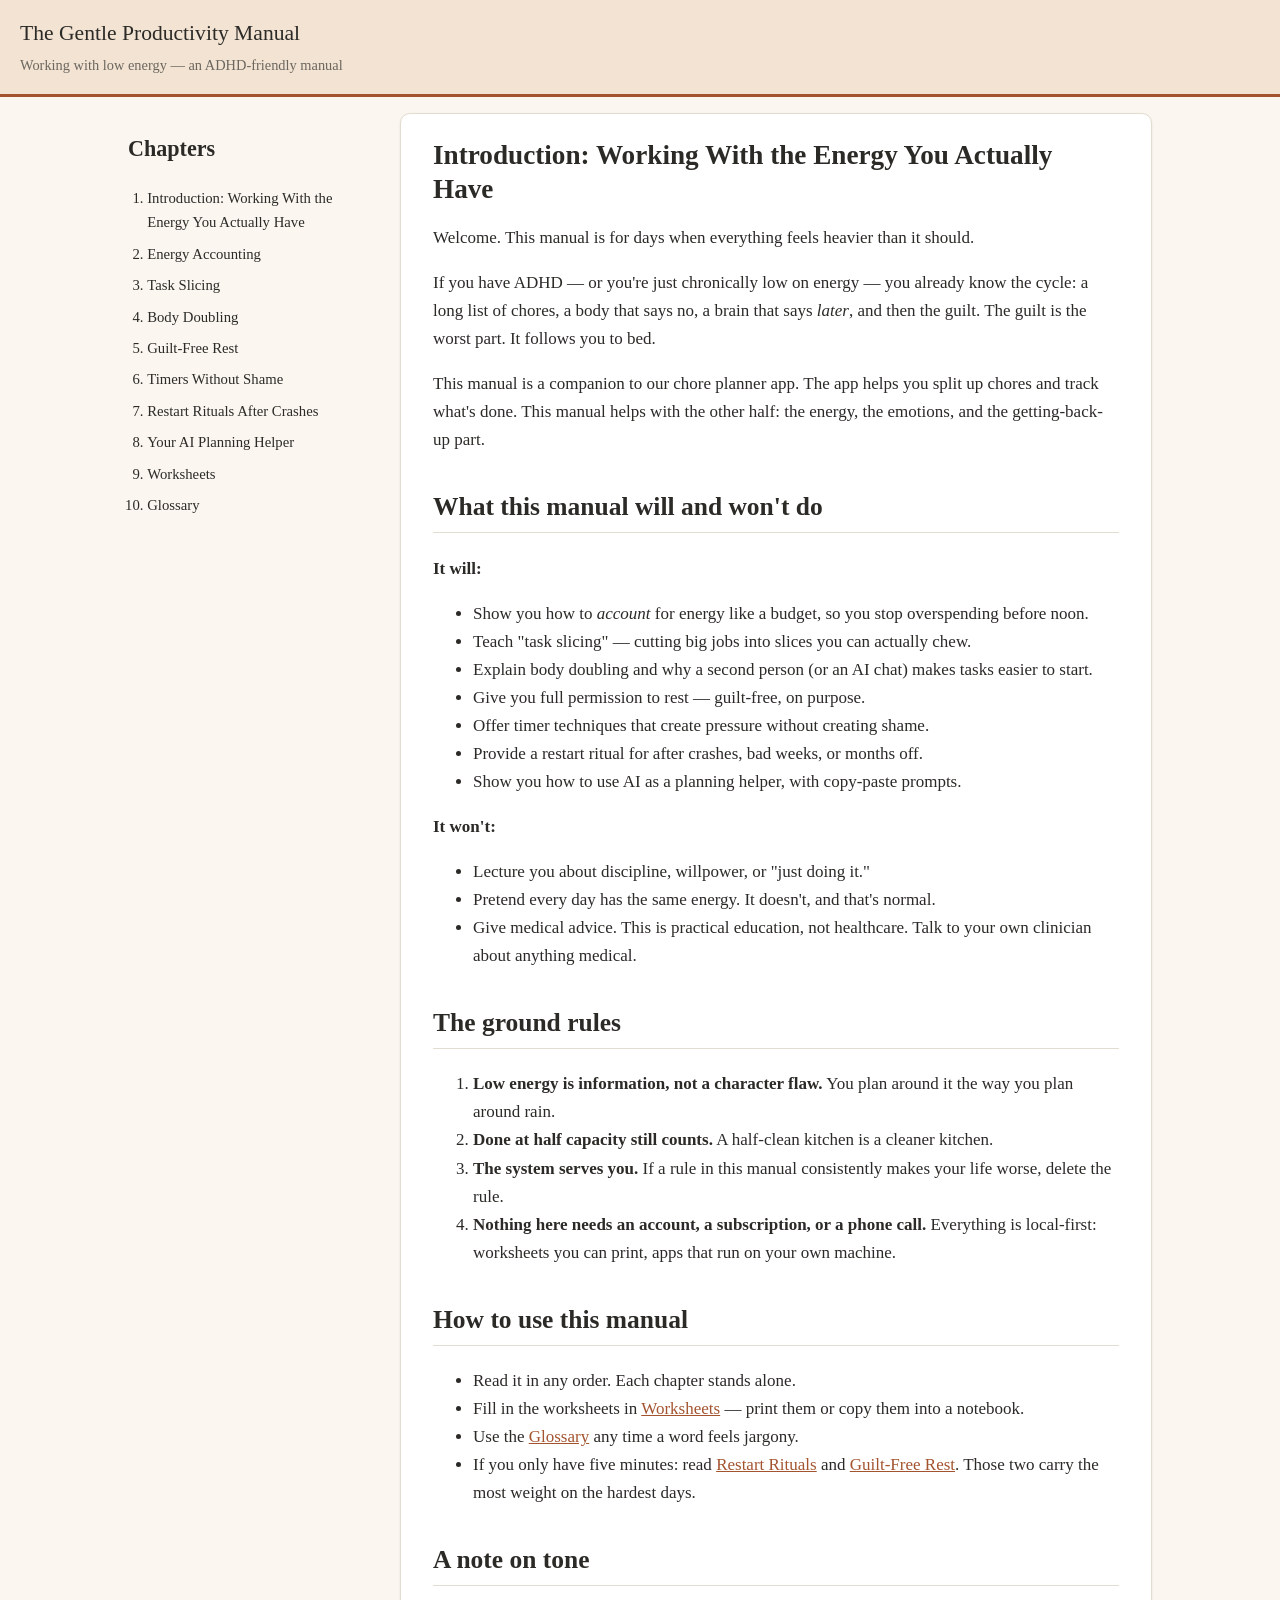
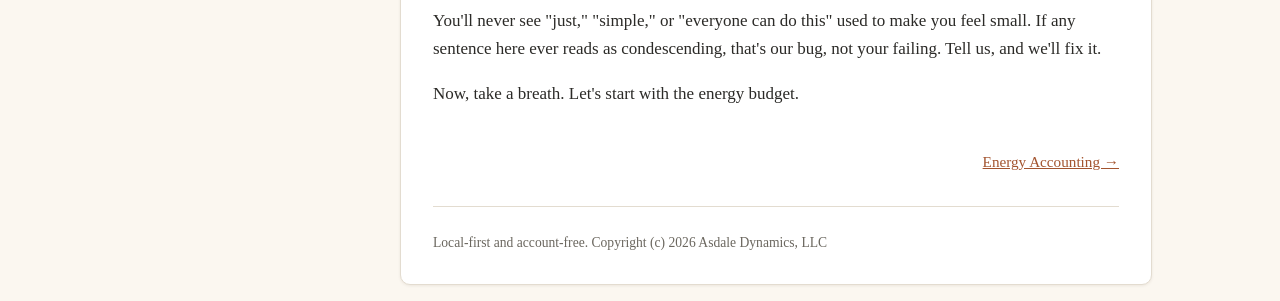
<file: site/index.html>
<!DOCTYPE html>
<html lang="en">
<head>
<meta charset="utf-8">
<meta name="viewport" content="width=device-width, initial-scale=1">
<title>Start Here — The Gentle Productivity Manual</title>
<meta name="author" content="Asdale Dynamics, LLC">
<link rel="stylesheet" href="style.css">
</head>
<body>
<header class="site-header">
  <p class="brand"><a href="index.html">The Gentle Productivity Manual</a></p>
  <p class="tagline">Working with low energy — an ADHD-friendly manual</p>
</header>
<div class="layout">
  <nav class="sidebar" aria-label="Chapters">
    <h2>Chapters</h2>
    <ol>
      <li><a href="00-introduction.html">Introduction: Working With the Energy You Actually Have</a></li>
      <li><a href="01-energy-accounting.html">Energy Accounting</a></li>
      <li><a href="02-task-slicing.html">Task Slicing</a></li>
      <li><a href="03-body-doubling.html">Body Doubling</a></li>
      <li><a href="04-guilt-free-rest.html">Guilt-Free Rest</a></li>
      <li><a href="05-timers-without-shame.html">Timers Without Shame</a></li>
      <li><a href="06-restart-rituals.html">Restart Rituals After Crashes</a></li>
      <li><a href="07-ai-planning-helper.html">Your AI Planning Helper</a></li>
      <li><a href="07-worksheets.html">Worksheets</a></li>
      <li><a href="08-glossary.html">Glossary</a></li>
    </ol>
  </nav>
  <main>
<h1 id="introduction-working-with-the-energy-you-actually-have">Introduction: Working With the Energy You Actually Have</h1>
<p>Welcome. This manual is for days when everything feels heavier than it should.</p>
<p>If you have ADHD — or you're just chronically low on energy — you already know the cycle: a long list of chores, a body that says no, a brain that says <em>later</em>, and then the guilt. The guilt is the worst part. It follows you to bed.</p>
<p>This manual is a companion to our chore planner app. The app helps you split up chores and track what's done. This manual helps with the other half: the energy, the emotions, and the getting-back-up part.</p>
<h2 id="what-this-manual-will-and-wont-do">What this manual will and won't do</h2>
<p><strong>It will:</strong></p>
<ul>
<li>Show you how to <em>account</em> for energy like a budget, so you stop overspending before noon.</li>
<li>Teach "task slicing" — cutting big jobs into slices you can actually chew.</li>
<li>Explain body doubling and why a second person (or an AI chat) makes tasks easier to start.</li>
<li>Give you full permission to rest — guilt-free, on purpose.</li>
<li>Offer timer techniques that create pressure without creating shame.</li>
<li>Provide a restart ritual for after crashes, bad weeks, or months off.</li>
<li>Show you how to use AI as a planning helper, with copy-paste prompts.</li>
</ul>
<p><strong>It won't:</strong></p>
<ul>
<li>Lecture you about discipline, willpower, or "just doing it."</li>
<li>Pretend every day has the same energy. It doesn't, and that's normal.</li>
<li>Give medical advice. This is practical education, not healthcare. Talk to your own clinician about anything medical.</li>
</ul>
<h2 id="the-ground-rules">The ground rules</h2>
<ol>
<li><strong>Low energy is information, not a character flaw.</strong> You plan around it the way you plan around rain.</li>
<li><strong>Done at half capacity still counts.</strong> A half-clean kitchen is a cleaner kitchen.</li>
<li><strong>The system serves you.</strong> If a rule in this manual consistently makes your life worse, delete the rule.</li>
<li><strong>Nothing here needs an account, a subscription, or a phone call.</strong> Everything is local-first: worksheets you can print, apps that run on your own machine.</li>
</ol>
<h2 id="how-to-use-this-manual">How to use this manual</h2>
<ul>
<li>Read it in any order. Each chapter stands alone.</li>
<li>Fill in the worksheets in <a href="07-worksheets.html">Worksheets</a> — print them or copy them into a notebook.</li>
<li>Use the <a href="08-glossary.html">Glossary</a> any time a word feels jargony.</li>
<li>If you only have five minutes: read <a href="06-restart-rituals.html">Restart Rituals</a> and <a href="04-guilt-free-rest.html">Guilt-Free Rest</a>. Those two carry the most weight on the hardest days.</li>
</ul>
<h2 id="a-note-on-tone">A note on tone</h2>
<p>You'll never see "just," "simple," or "everyone can do this" used to make you feel small. If any sentence here ever reads as condescending, that's our bug, not your failing. Tell us, and we'll fix it.</p>
<p>Now, take a breath. Let's start with the energy budget.</p>
  <nav class="pager">
<a class="next" href="01-energy-accounting.html">Energy Accounting &rarr;</a>
  </nav>
  <footer>
    <p>Local-first and account-free. Copyright (c) 2026 Asdale Dynamics, LLC</p>
  </footer>
</main>
</div>
</body>
</html>
</file>
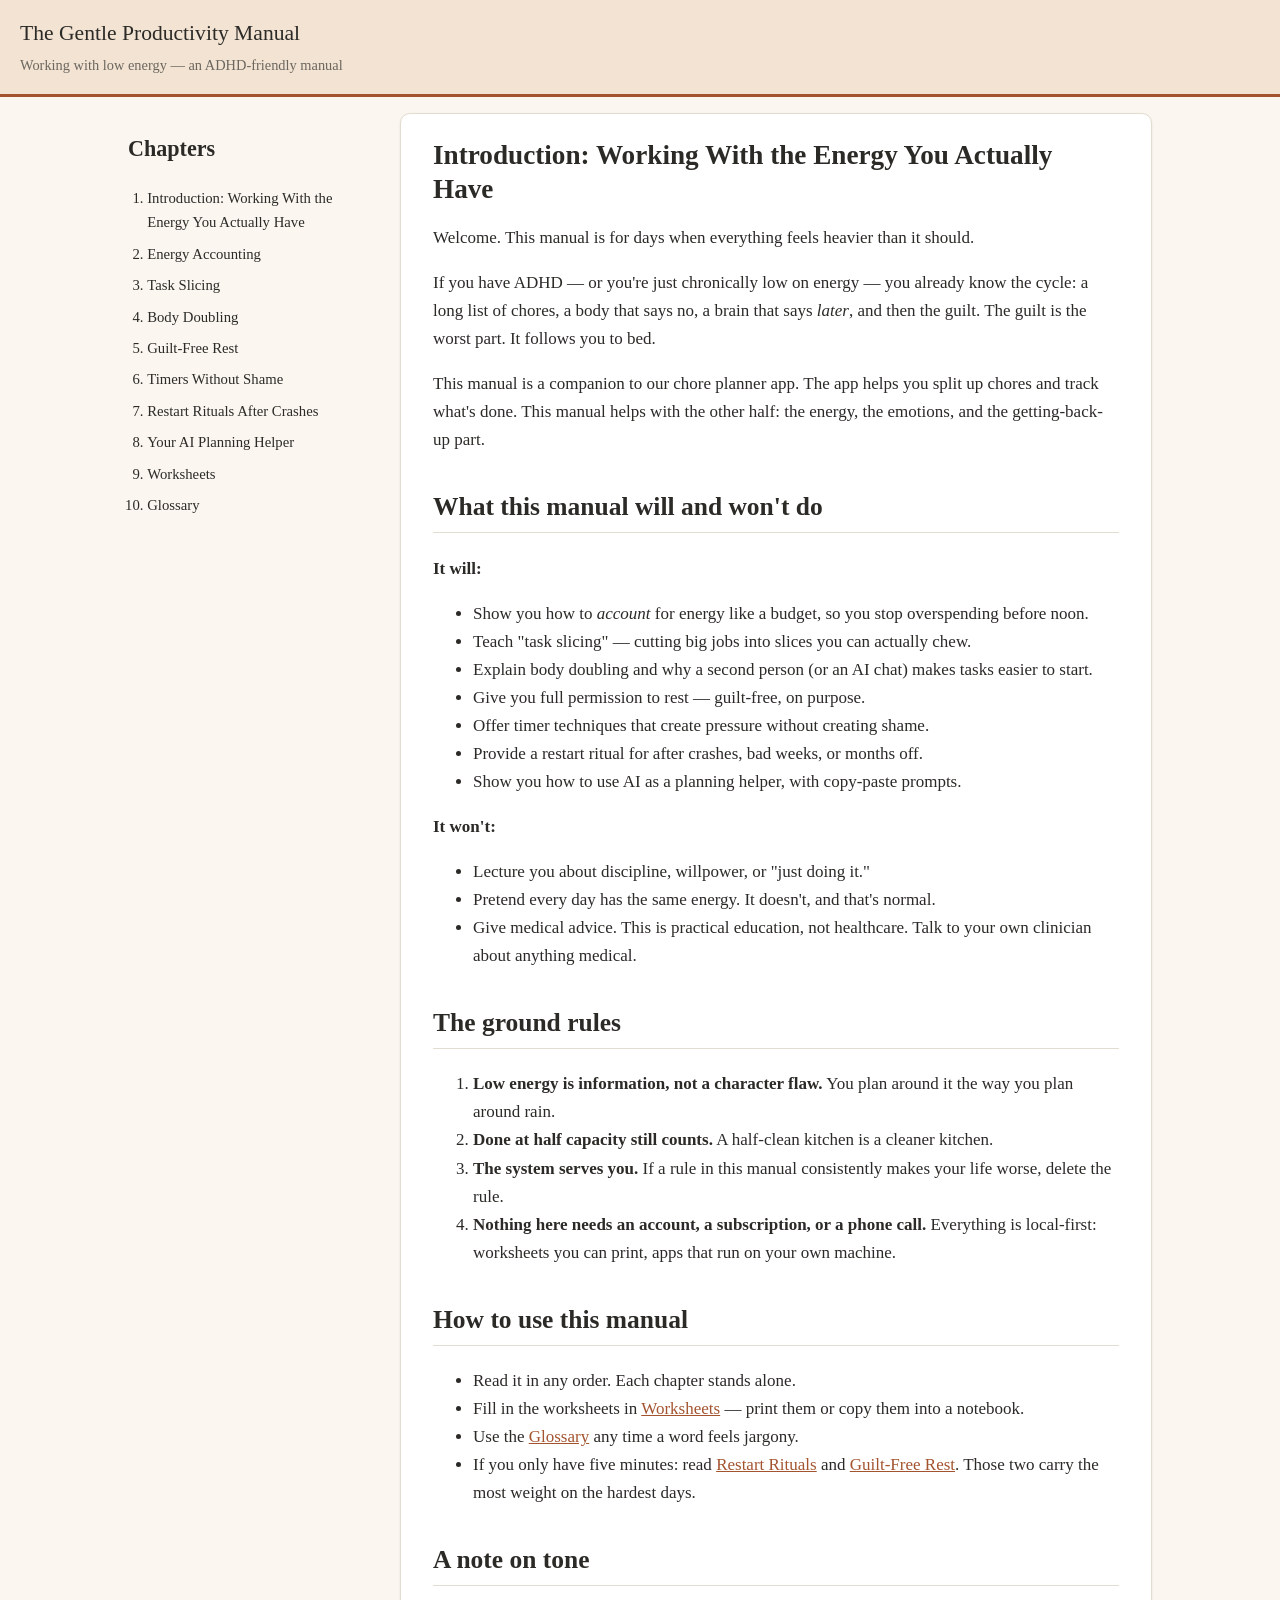
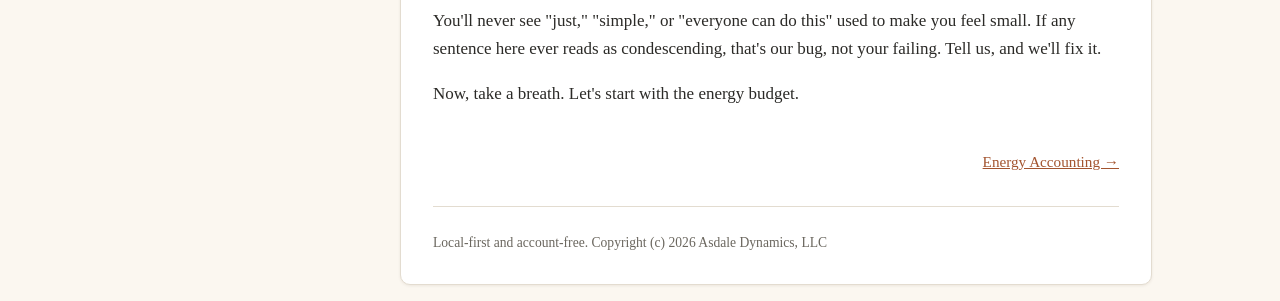
<file: site/00-introduction.html>
<!DOCTYPE html>
<html lang="en">
<head>
<meta charset="utf-8">
<meta name="viewport" content="width=device-width, initial-scale=1">
<title>Introduction: Working With the Energy You Actually Have — The Gentle Productivity Manual</title>
<meta name="author" content="Asdale Dynamics, LLC">
<link rel="stylesheet" href="style.css">
</head>
<body>
<header class="site-header">
  <p class="brand"><a href="index.html">The Gentle Productivity Manual</a></p>
  <p class="tagline">Working with low energy — an ADHD-friendly manual</p>
</header>
<div class="layout">
  <nav class="sidebar" aria-label="Chapters">
    <h2>Chapters</h2>
    <ol>
      <li><a href="00-introduction.html">Introduction: Working With the Energy You Actually Have</a></li>
      <li><a href="01-energy-accounting.html">Energy Accounting</a></li>
      <li><a href="02-task-slicing.html">Task Slicing</a></li>
      <li><a href="03-body-doubling.html">Body Doubling</a></li>
      <li><a href="04-guilt-free-rest.html">Guilt-Free Rest</a></li>
      <li><a href="05-timers-without-shame.html">Timers Without Shame</a></li>
      <li><a href="06-restart-rituals.html">Restart Rituals After Crashes</a></li>
      <li><a href="07-ai-planning-helper.html">Your AI Planning Helper</a></li>
      <li><a href="07-worksheets.html">Worksheets</a></li>
      <li><a href="08-glossary.html">Glossary</a></li>
    </ol>
  </nav>
  <main>
<h1 id="introduction-working-with-the-energy-you-actually-have">Introduction: Working With the Energy You Actually Have</h1>
<p>Welcome. This manual is for days when everything feels heavier than it should.</p>
<p>If you have ADHD — or you're just chronically low on energy — you already know the cycle: a long list of chores, a body that says no, a brain that says <em>later</em>, and then the guilt. The guilt is the worst part. It follows you to bed.</p>
<p>This manual is a companion to our chore planner app. The app helps you split up chores and track what's done. This manual helps with the other half: the energy, the emotions, and the getting-back-up part.</p>
<h2 id="what-this-manual-will-and-wont-do">What this manual will and won't do</h2>
<p><strong>It will:</strong></p>
<ul>
<li>Show you how to <em>account</em> for energy like a budget, so you stop overspending before noon.</li>
<li>Teach "task slicing" — cutting big jobs into slices you can actually chew.</li>
<li>Explain body doubling and why a second person (or an AI chat) makes tasks easier to start.</li>
<li>Give you full permission to rest — guilt-free, on purpose.</li>
<li>Offer timer techniques that create pressure without creating shame.</li>
<li>Provide a restart ritual for after crashes, bad weeks, or months off.</li>
<li>Show you how to use AI as a planning helper, with copy-paste prompts.</li>
</ul>
<p><strong>It won't:</strong></p>
<ul>
<li>Lecture you about discipline, willpower, or "just doing it."</li>
<li>Pretend every day has the same energy. It doesn't, and that's normal.</li>
<li>Give medical advice. This is practical education, not healthcare. Talk to your own clinician about anything medical.</li>
</ul>
<h2 id="the-ground-rules">The ground rules</h2>
<ol>
<li><strong>Low energy is information, not a character flaw.</strong> You plan around it the way you plan around rain.</li>
<li><strong>Done at half capacity still counts.</strong> A half-clean kitchen is a cleaner kitchen.</li>
<li><strong>The system serves you.</strong> If a rule in this manual consistently makes your life worse, delete the rule.</li>
<li><strong>Nothing here needs an account, a subscription, or a phone call.</strong> Everything is local-first: worksheets you can print, apps that run on your own machine.</li>
</ol>
<h2 id="how-to-use-this-manual">How to use this manual</h2>
<ul>
<li>Read it in any order. Each chapter stands alone.</li>
<li>Fill in the worksheets in <a href="07-worksheets.html">Worksheets</a> — print them or copy them into a notebook.</li>
<li>Use the <a href="08-glossary.html">Glossary</a> any time a word feels jargony.</li>
<li>If you only have five minutes: read <a href="06-restart-rituals.html">Restart Rituals</a> and <a href="04-guilt-free-rest.html">Guilt-Free Rest</a>. Those two carry the most weight on the hardest days.</li>
</ul>
<h2 id="a-note-on-tone">A note on tone</h2>
<p>You'll never see "just," "simple," or "everyone can do this" used to make you feel small. If any sentence here ever reads as condescending, that's our bug, not your failing. Tell us, and we'll fix it.</p>
<p>Now, take a breath. Let's start with the energy budget.</p>
  <nav class="pager">
<a class="next" href="01-energy-accounting.html">Energy Accounting &rarr;</a>
  </nav>
  <footer>
    <p>Local-first and account-free. Copyright (c) 2026 Asdale Dynamics, LLC</p>
  </footer>
</main>
</div>
</body>
</html>
</file>
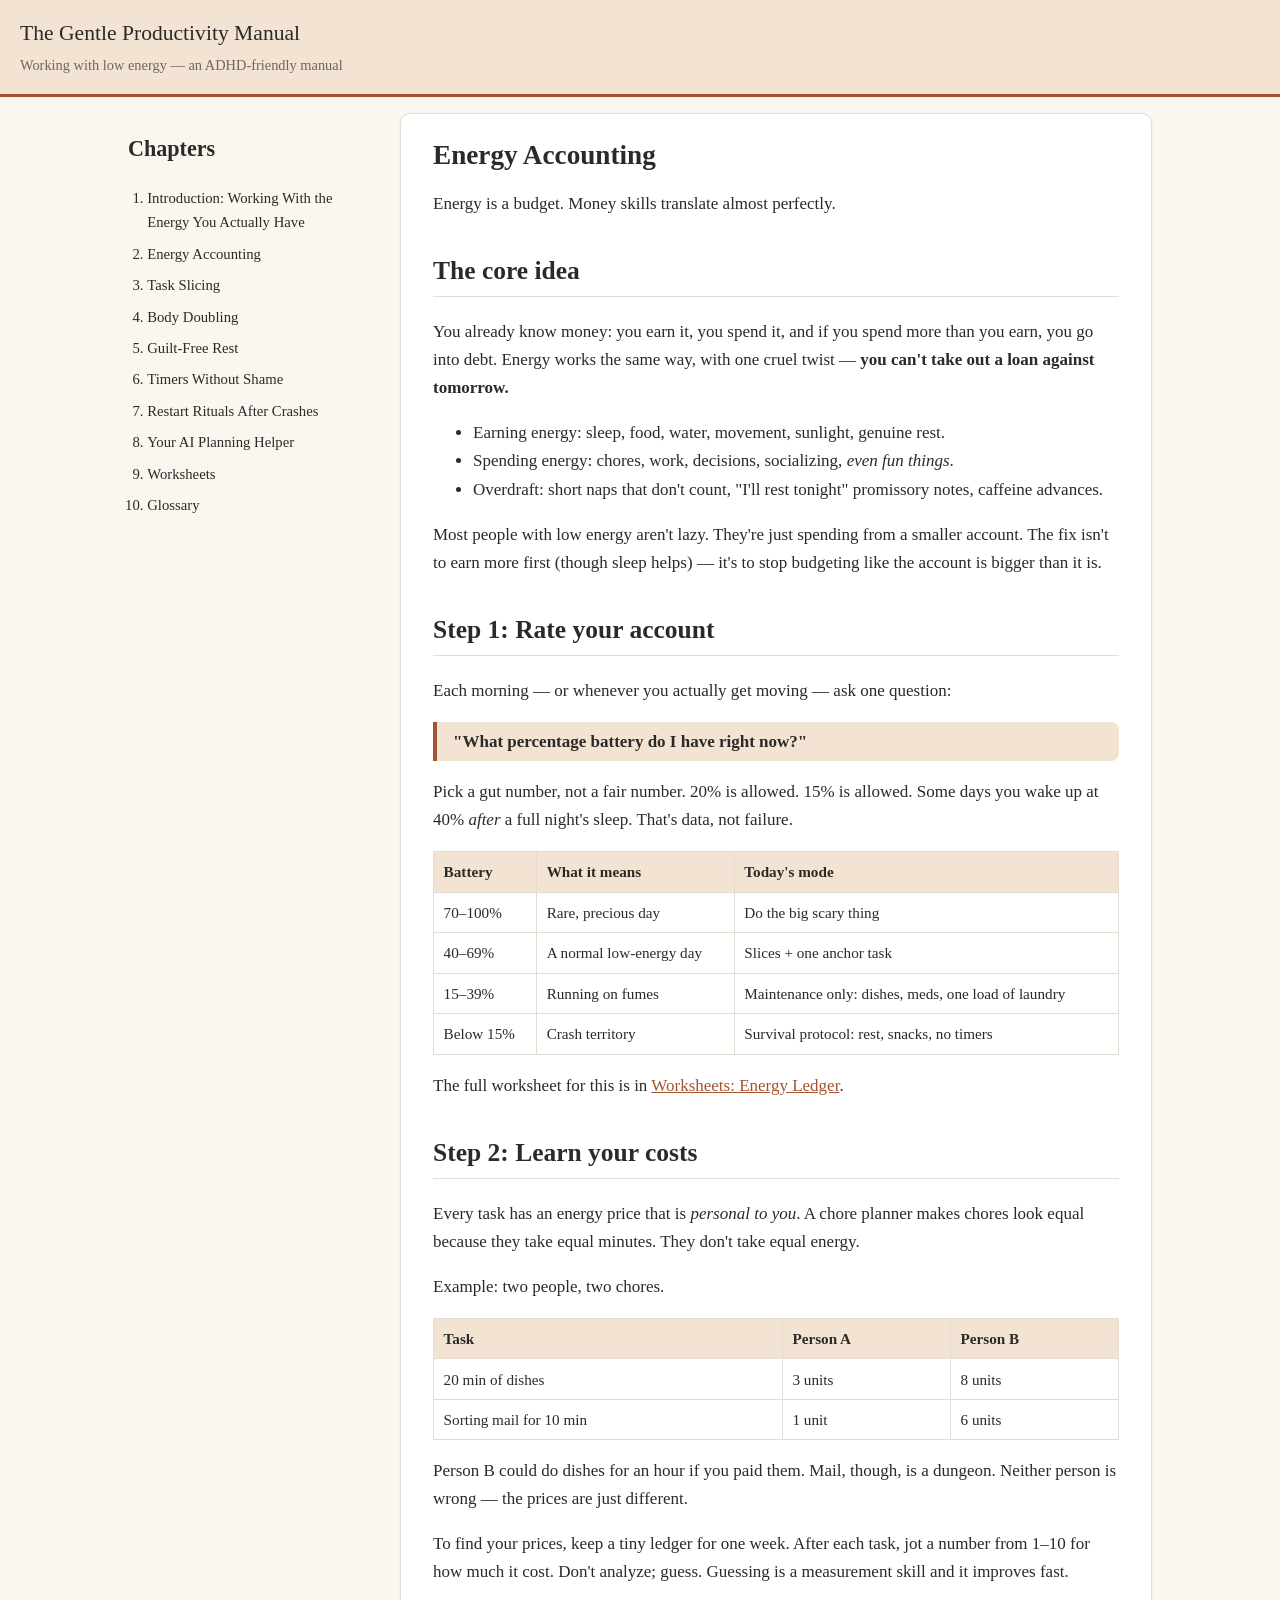
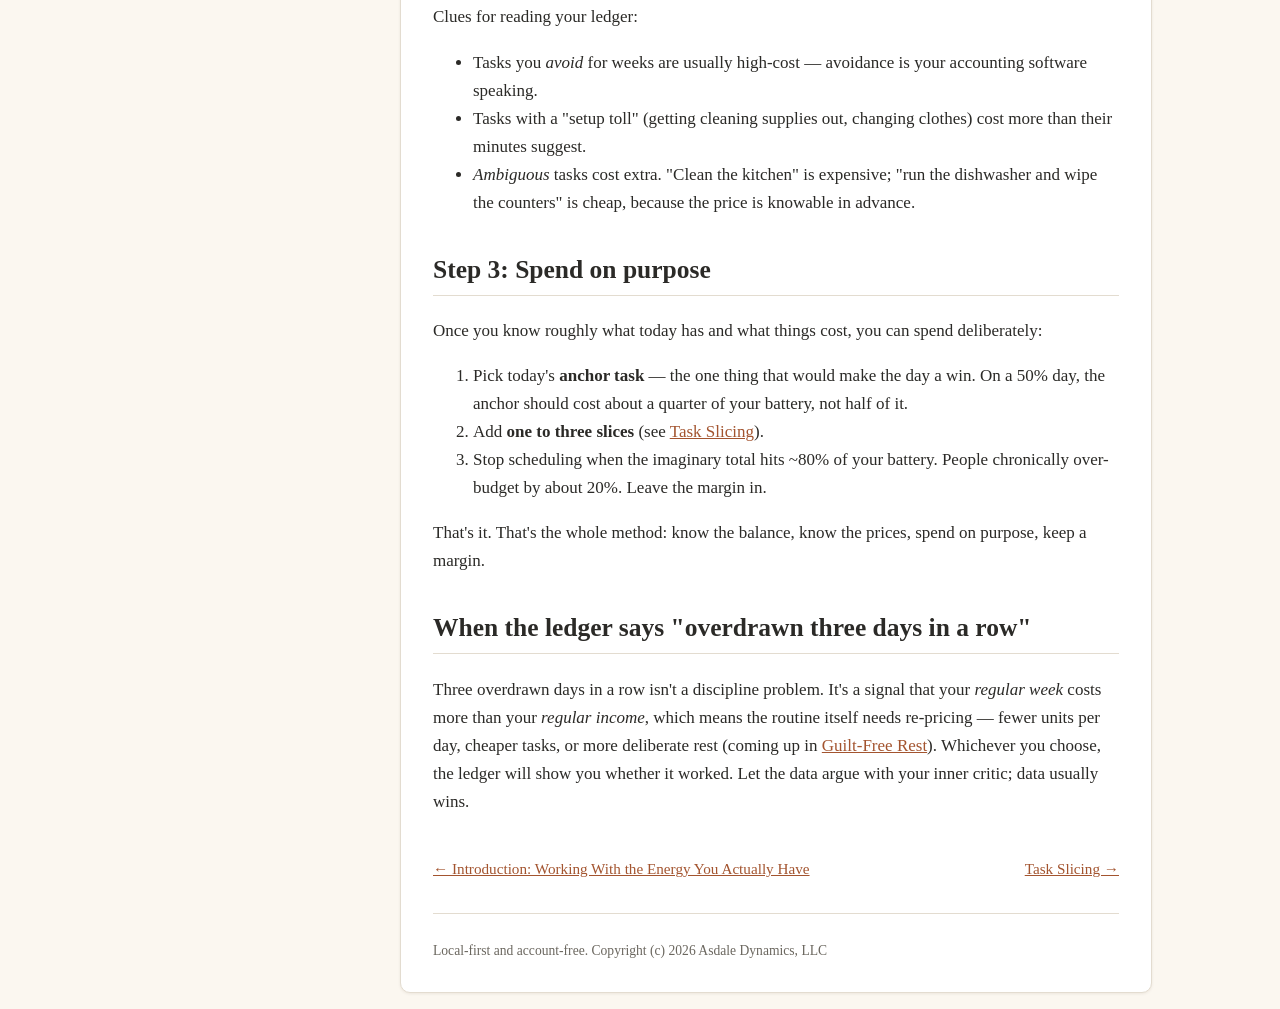
<file: site/01-energy-accounting.html>
<!DOCTYPE html>
<html lang="en">
<head>
<meta charset="utf-8">
<meta name="viewport" content="width=device-width, initial-scale=1">
<title>Energy Accounting — The Gentle Productivity Manual</title>
<meta name="author" content="Asdale Dynamics, LLC">
<link rel="stylesheet" href="style.css">
</head>
<body>
<header class="site-header">
  <p class="brand"><a href="index.html">The Gentle Productivity Manual</a></p>
  <p class="tagline">Working with low energy — an ADHD-friendly manual</p>
</header>
<div class="layout">
  <nav class="sidebar" aria-label="Chapters">
    <h2>Chapters</h2>
    <ol>
      <li><a href="00-introduction.html">Introduction: Working With the Energy You Actually Have</a></li>
      <li><a href="01-energy-accounting.html">Energy Accounting</a></li>
      <li><a href="02-task-slicing.html">Task Slicing</a></li>
      <li><a href="03-body-doubling.html">Body Doubling</a></li>
      <li><a href="04-guilt-free-rest.html">Guilt-Free Rest</a></li>
      <li><a href="05-timers-without-shame.html">Timers Without Shame</a></li>
      <li><a href="06-restart-rituals.html">Restart Rituals After Crashes</a></li>
      <li><a href="07-ai-planning-helper.html">Your AI Planning Helper</a></li>
      <li><a href="07-worksheets.html">Worksheets</a></li>
      <li><a href="08-glossary.html">Glossary</a></li>
    </ol>
  </nav>
  <main>
<h1 id="energy-accounting">Energy Accounting</h1>
<p>Energy is a budget. Money skills translate almost perfectly.</p>
<h2 id="the-core-idea">The core idea</h2>
<p>You already know money: you earn it, you spend it, and if you spend more than you earn, you go into debt. Energy works the same way, with one cruel twist — <strong>you can't take out a loan against tomorrow.</strong></p>
<ul>
<li>Earning energy: sleep, food, water, movement, sunlight, genuine rest.</li>
<li>Spending energy: chores, work, decisions, socializing, <em>even fun things</em>.</li>
<li>Overdraft: short naps that don't count, "I'll rest tonight" promissory notes, caffeine advances.</li>
</ul>
<p>Most people with low energy aren't lazy. They're just spending from a smaller account. The fix isn't to earn more first (though sleep helps) — it's to stop budgeting like the account is bigger than it is.</p>
<h2 id="step-1-rate-your-account">Step 1: Rate your account</h2>
<p>Each morning — or whenever you actually get moving — ask one question:</p>
<blockquote><p><strong>"What percentage battery do I have right now?"</strong></p></blockquote>
<p>Pick a gut number, not a fair number. 20% is allowed. 15% is allowed. Some days you wake up at 40% <em>after</em> a full night's sleep. That's data, not failure.</p>
<table><thead><tr><th>Battery</th><th>What it means</th><th>Today's mode</th></tr></thead><tbody><tr><td>70–100%</td><td>Rare, precious day</td><td>Do the big scary thing</td></tr><tr><td>40–69%</td><td>A normal low-energy day</td><td>Slices + one anchor task</td></tr><tr><td>15–39%</td><td>Running on fumes</td><td>Maintenance only: dishes, meds, one load of laundry</td></tr><tr><td>Below 15%</td><td>Crash territory</td><td>Survival protocol: rest, snacks, no timers</td></tr></tbody></table>
<p>The full worksheet for this is in <a href="07-worksheets.html#worksheet-1-the-daily-energy-ledger">Worksheets: Energy Ledger</a>.</p>
<h2 id="step-2-learn-your-costs">Step 2: Learn your costs</h2>
<p>Every task has an energy price that is <em>personal to you</em>. A chore planner makes chores look equal because they take equal minutes. They don't take equal energy.</p>
<p>Example: two people, two chores.</p>
<table><thead><tr><th>Task</th><th>Person A</th><th>Person B</th></tr></thead><tbody><tr><td>20 min of dishes</td><td>3 units</td><td>8 units</td></tr><tr><td>Sorting mail for 10 min</td><td>1 unit</td><td>6 units</td></tr></tbody></table>
<p>Person B could do dishes for an hour if you paid them. Mail, though, is a dungeon. Neither person is wrong — the prices are just different.</p>
<p>To find your prices, keep a tiny ledger for one week. After each task, jot a number from 1–10 for how much it cost. Don't analyze; guess. Guessing is a measurement skill and it improves fast.</p>
<p>Clues for reading your ledger:</p>
<ul>
<li>Tasks you <em>avoid</em> for weeks are usually high-cost — avoidance is your accounting software speaking.</li>
<li>Tasks with a "setup toll" (getting cleaning supplies out, changing clothes) cost more than their minutes suggest.</li>
<li><em>Ambiguous</em> tasks cost extra. "Clean the kitchen" is expensive; "run the dishwasher and wipe the counters" is cheap, because the price is knowable in advance.</li>
</ul>
<h2 id="step-3-spend-on-purpose">Step 3: Spend on purpose</h2>
<p>Once you know roughly what today has and what things cost, you can spend deliberately:</p>
<ol>
<li>Pick today's <strong>anchor task</strong> — the one thing that would make the day a win. On a 50% day, the anchor should cost about a quarter of your battery, not half of it.</li>
<li>Add <strong>one to three slices</strong> (see <a href="02-task-slicing.html">Task Slicing</a>).</li>
<li>Stop scheduling when the imaginary total hits ~80% of your battery. People chronically over-budget by about 20%. Leave the margin in.</li>
</ol>
<p>That's it. That's the whole method: know the balance, know the prices, spend on purpose, keep a margin.</p>
<h2 id="when-the-ledger-says-overdrawn-three-days-in-a-row">When the ledger says "overdrawn three days in a row"</h2>
<p>Three overdrawn days in a row isn't a discipline problem. It's a signal that your <em>regular week</em> costs more than your <em>regular income</em>, which means the routine itself needs re-pricing — fewer units per day, cheaper tasks, or more deliberate rest (coming up in <a href="04-guilt-free-rest.html">Guilt-Free Rest</a>). Whichever you choose, the ledger will show you whether it worked. Let the data argue with your inner critic; data usually wins.</p>
  <nav class="pager">
<a class="prev" href="00-introduction.html">&larr; Introduction: Working With the Energy You Actually Have</a>
<a class="next" href="02-task-slicing.html">Task Slicing &rarr;</a>
  </nav>
  <footer>
    <p>Local-first and account-free. Copyright (c) 2026 Asdale Dynamics, LLC</p>
  </footer>
</main>
</div>
</body>
</html>
</file>
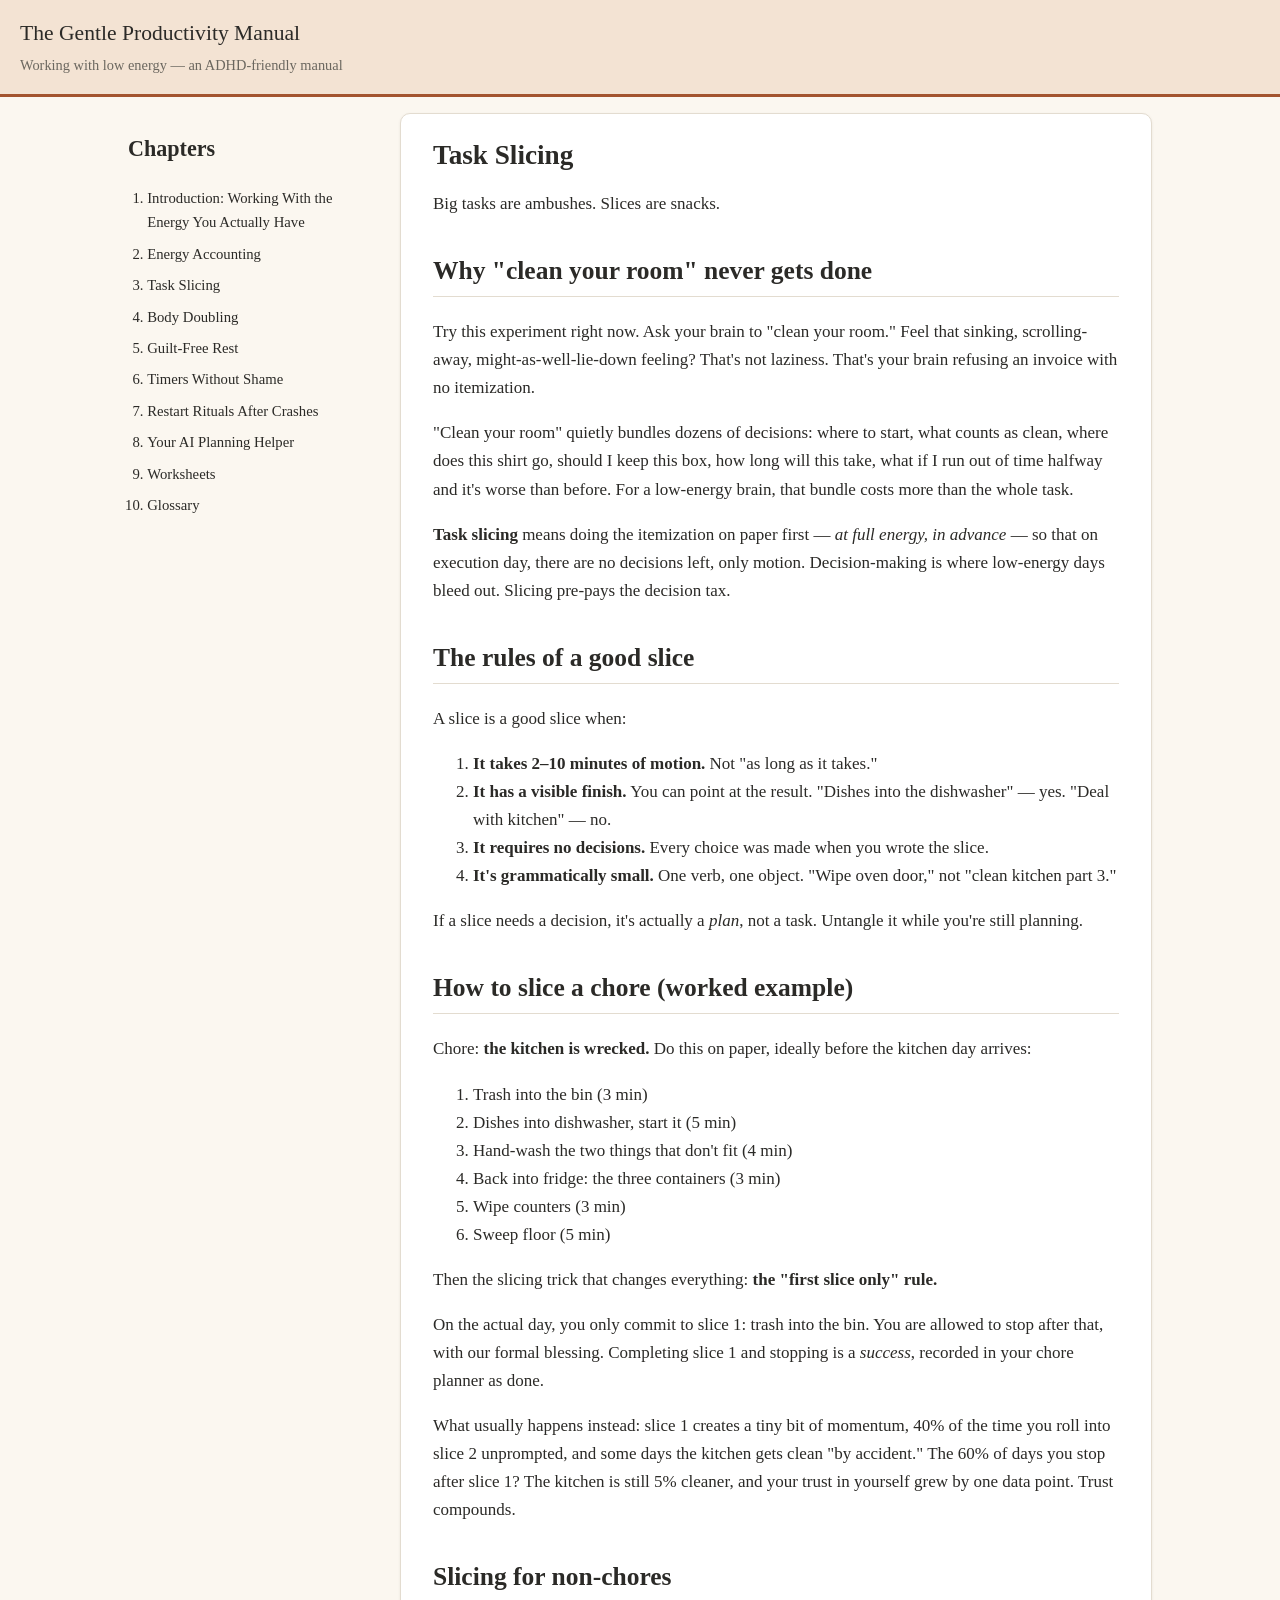
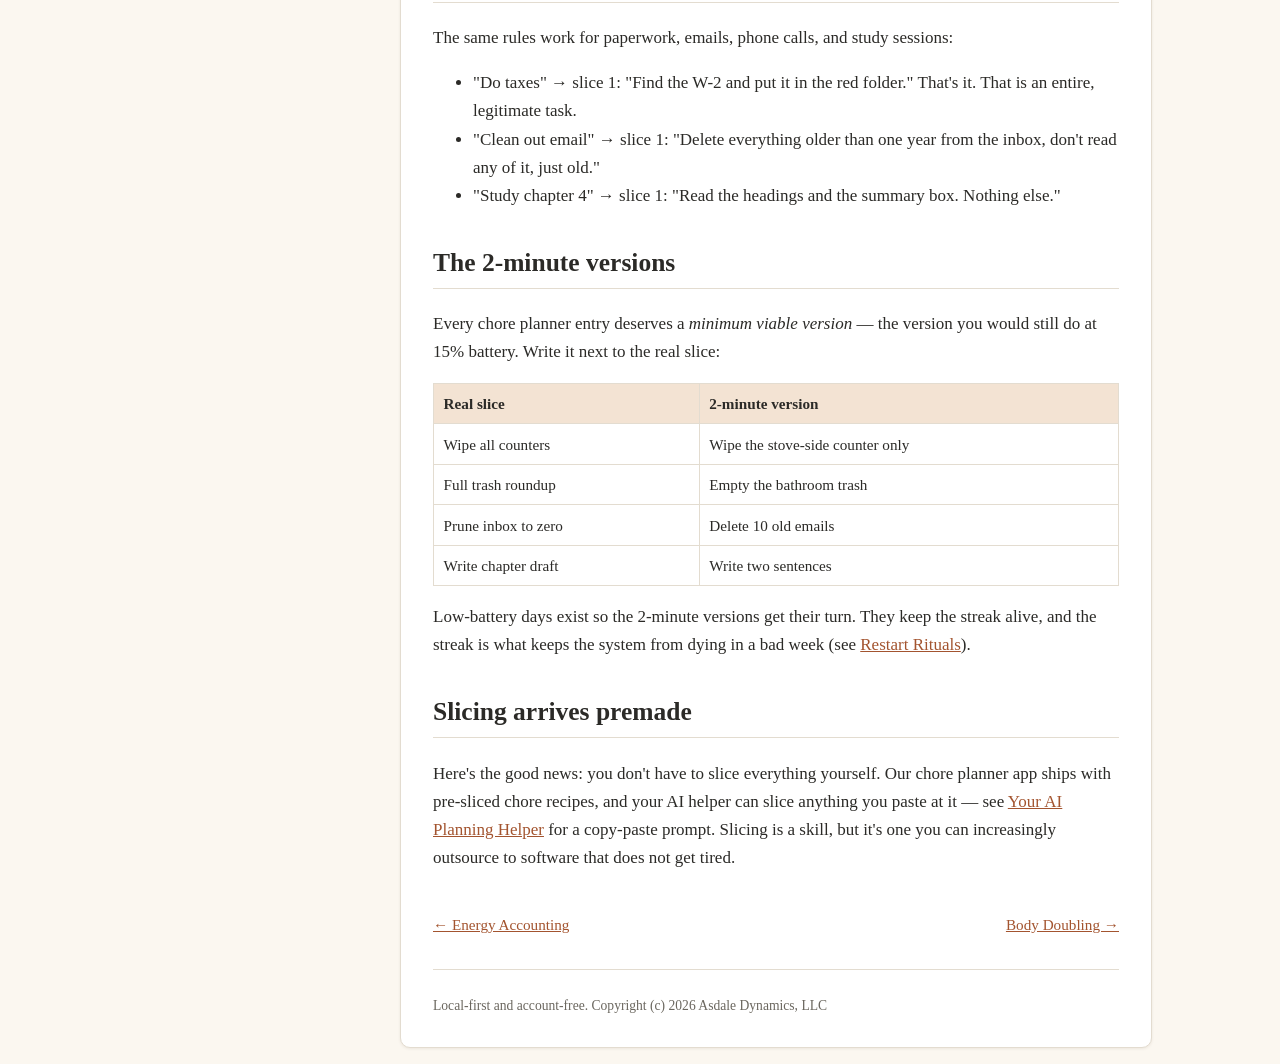
<file: site/02-task-slicing.html>
<!DOCTYPE html>
<html lang="en">
<head>
<meta charset="utf-8">
<meta name="viewport" content="width=device-width, initial-scale=1">
<title>Task Slicing — The Gentle Productivity Manual</title>
<meta name="author" content="Asdale Dynamics, LLC">
<link rel="stylesheet" href="style.css">
</head>
<body>
<header class="site-header">
  <p class="brand"><a href="index.html">The Gentle Productivity Manual</a></p>
  <p class="tagline">Working with low energy — an ADHD-friendly manual</p>
</header>
<div class="layout">
  <nav class="sidebar" aria-label="Chapters">
    <h2>Chapters</h2>
    <ol>
      <li><a href="00-introduction.html">Introduction: Working With the Energy You Actually Have</a></li>
      <li><a href="01-energy-accounting.html">Energy Accounting</a></li>
      <li><a href="02-task-slicing.html">Task Slicing</a></li>
      <li><a href="03-body-doubling.html">Body Doubling</a></li>
      <li><a href="04-guilt-free-rest.html">Guilt-Free Rest</a></li>
      <li><a href="05-timers-without-shame.html">Timers Without Shame</a></li>
      <li><a href="06-restart-rituals.html">Restart Rituals After Crashes</a></li>
      <li><a href="07-ai-planning-helper.html">Your AI Planning Helper</a></li>
      <li><a href="07-worksheets.html">Worksheets</a></li>
      <li><a href="08-glossary.html">Glossary</a></li>
    </ol>
  </nav>
  <main>
<h1 id="task-slicing">Task Slicing</h1>
<p>Big tasks are ambushes. Slices are snacks.</p>
<h2 id="why-clean-your-room-never-gets-done">Why "clean your room" never gets done</h2>
<p>Try this experiment right now. Ask your brain to "clean your room." Feel that sinking, scrolling-away, might-as-well-lie-down feeling? That's not laziness. That's your brain refusing an invoice with no itemization.</p>
<p>"Clean your room" quietly bundles dozens of decisions: where to start, what counts as clean, where does this shirt go, should I keep this box, how long will this take, what if I run out of time halfway and it's worse than before. For a low-energy brain, that bundle costs more than the whole task.</p>
<p><strong>Task slicing</strong> means doing the itemization on paper first — <em>at full energy, in advance</em> — so that on execution day, there are no decisions left, only motion. Decision-making is where low-energy days bleed out. Slicing pre-pays the decision tax.</p>
<h2 id="the-rules-of-a-good-slice">The rules of a good slice</h2>
<p>A slice is a good slice when:</p>
<ol>
<li><strong>It takes 2–10 minutes of motion.</strong> Not "as long as it takes."</li>
<li><strong>It has a visible finish.</strong> You can point at the result. "Dishes into the dishwasher" — yes. "Deal with kitchen" — no.</li>
<li><strong>It requires no decisions.</strong> Every choice was made when you wrote the slice.</li>
<li><strong>It's grammatically small.</strong> One verb, one object. "Wipe oven door," not "clean kitchen part 3."</li>
</ol>
<p>If a slice needs a decision, it's actually a <em>plan</em>, not a task. Untangle it while you're still planning.</p>
<h2 id="how-to-slice-a-chore-worked-example">How to slice a chore (worked example)</h2>
<p>Chore: <strong>the kitchen is wrecked.</strong> Do this on paper, ideally before the kitchen day arrives:</p>
<ol>
<li>Trash into the bin (3 min)</li>
<li>Dishes into dishwasher, start it (5 min)</li>
<li>Hand-wash the two things that don't fit (4 min)</li>
<li>Back into fridge: the three containers (3 min)</li>
<li>Wipe counters (3 min)</li>
<li>Sweep floor (5 min)</li>
</ol>
<p>Then the slicing trick that changes everything: <strong>the "first slice only" rule.</strong></p>
<p>On the actual day, you only commit to slice 1: trash into the bin. You are allowed to stop after that, with our formal blessing. Completing slice 1 and stopping is a <em>success</em>, recorded in your chore planner as done.</p>
<p>What usually happens instead: slice 1 creates a tiny bit of momentum, 40% of the time you roll into slice 2 unprompted, and some days the kitchen gets clean "by accident." The 60% of days you stop after slice 1? The kitchen is still 5% cleaner, and your trust in yourself grew by one data point. Trust compounds.</p>
<h2 id="slicing-for-non-chores">Slicing for non-chores</h2>
<p>The same rules work for paperwork, emails, phone calls, and study sessions:</p>
<ul>
<li>"Do taxes" → slice 1: "Find the W-2 and put it in the red folder." That's it. That is an entire, legitimate task.</li>
<li>"Clean out email" → slice 1: "Delete everything older than one year from the inbox, don't read any of it, just old."</li>
<li>"Study chapter 4" → slice 1: "Read the headings and the summary box. Nothing else."</li>
</ul>
<h2 id="the-2-minute-versions">The 2-minute versions</h2>
<p>Every chore planner entry deserves a <em>minimum viable version</em> — the version you would still do at 15% battery. Write it next to the real slice:</p>
<table><thead><tr><th>Real slice</th><th>2-minute version</th></tr></thead><tbody><tr><td>Wipe all counters</td><td>Wipe the stove-side counter only</td></tr><tr><td>Full trash roundup</td><td>Empty the bathroom trash</td></tr><tr><td>Prune inbox to zero</td><td>Delete 10 old emails</td></tr><tr><td>Write chapter draft</td><td>Write two sentences</td></tr></tbody></table>
<p>Low-battery days exist so the 2-minute versions get their turn. They keep the streak alive, and the streak is what keeps the system from dying in a bad week (see <a href="06-restart-rituals.html">Restart Rituals</a>).</p>
<h2 id="slicing-arrives-premade">Slicing arrives premade</h2>
<p>Here's the good news: you don't have to slice everything yourself. Our chore planner app ships with pre-sliced chore recipes, and your AI helper can slice anything you paste at it — see <a href="07-ai-planning-helper.html">Your AI Planning Helper</a> for a copy-paste prompt. Slicing is a skill, but it's one you can increasingly outsource to software that does not get tired.</p>
  <nav class="pager">
<a class="prev" href="01-energy-accounting.html">&larr; Energy Accounting</a>
<a class="next" href="03-body-doubling.html">Body Doubling &rarr;</a>
  </nav>
  <footer>
    <p>Local-first and account-free. Copyright (c) 2026 Asdale Dynamics, LLC</p>
  </footer>
</main>
</div>
</body>
</html>
</file>
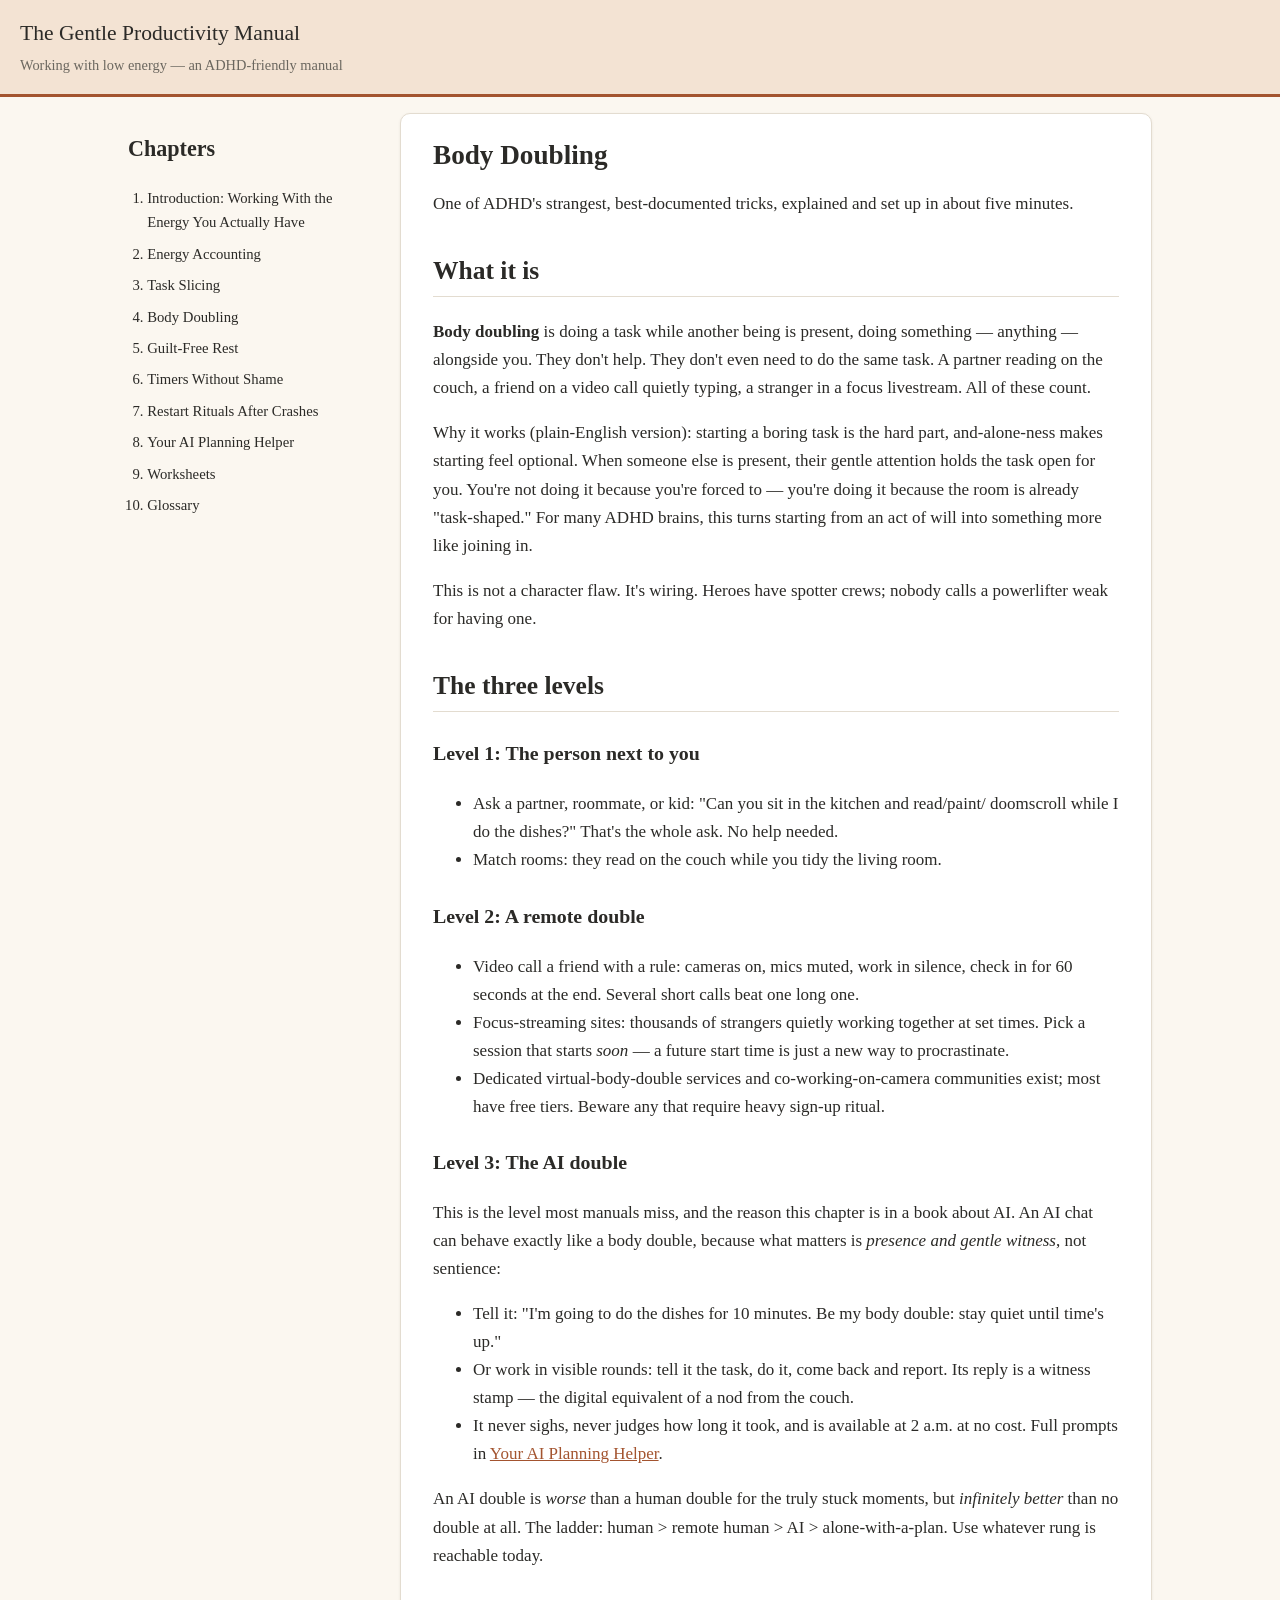
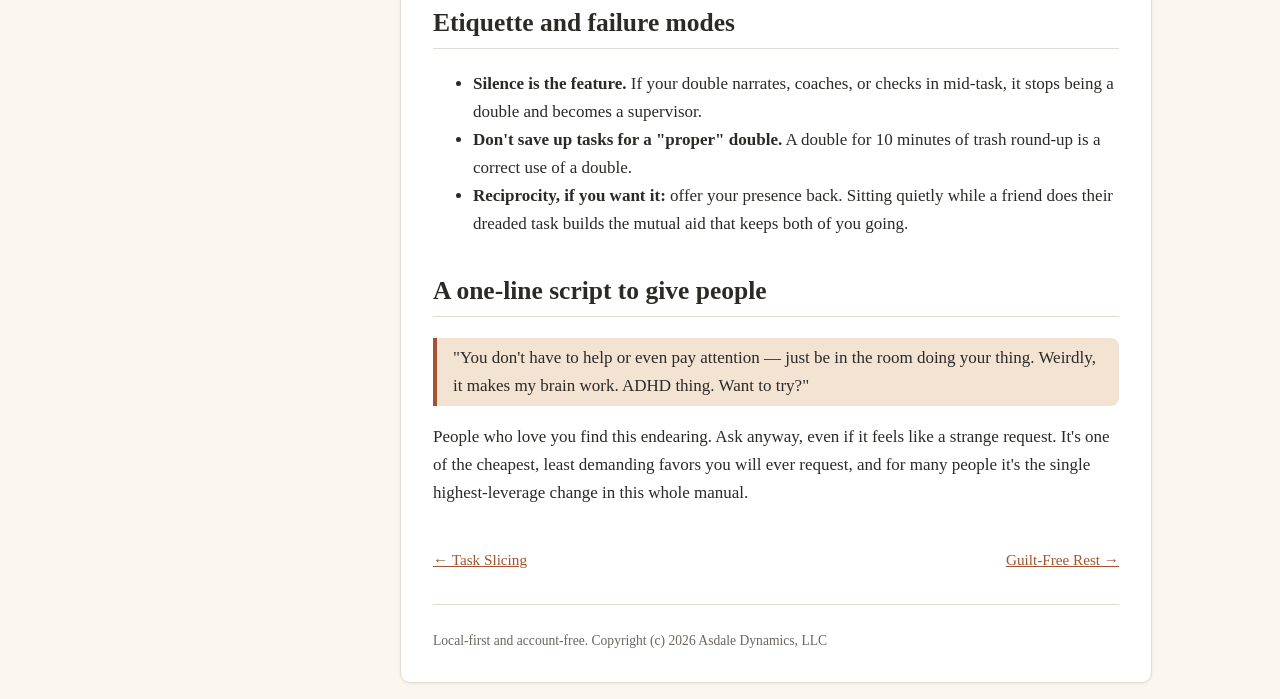
<file: site/03-body-doubling.html>
<!DOCTYPE html>
<html lang="en">
<head>
<meta charset="utf-8">
<meta name="viewport" content="width=device-width, initial-scale=1">
<title>Body Doubling — The Gentle Productivity Manual</title>
<meta name="author" content="Asdale Dynamics, LLC">
<link rel="stylesheet" href="style.css">
</head>
<body>
<header class="site-header">
  <p class="brand"><a href="index.html">The Gentle Productivity Manual</a></p>
  <p class="tagline">Working with low energy — an ADHD-friendly manual</p>
</header>
<div class="layout">
  <nav class="sidebar" aria-label="Chapters">
    <h2>Chapters</h2>
    <ol>
      <li><a href="00-introduction.html">Introduction: Working With the Energy You Actually Have</a></li>
      <li><a href="01-energy-accounting.html">Energy Accounting</a></li>
      <li><a href="02-task-slicing.html">Task Slicing</a></li>
      <li><a href="03-body-doubling.html">Body Doubling</a></li>
      <li><a href="04-guilt-free-rest.html">Guilt-Free Rest</a></li>
      <li><a href="05-timers-without-shame.html">Timers Without Shame</a></li>
      <li><a href="06-restart-rituals.html">Restart Rituals After Crashes</a></li>
      <li><a href="07-ai-planning-helper.html">Your AI Planning Helper</a></li>
      <li><a href="07-worksheets.html">Worksheets</a></li>
      <li><a href="08-glossary.html">Glossary</a></li>
    </ol>
  </nav>
  <main>
<h1 id="body-doubling">Body Doubling</h1>
<p>One of ADHD's strangest, best-documented tricks, explained and set up in about five minutes.</p>
<h2 id="what-it-is">What it is</h2>
<p><strong>Body doubling</strong> is doing a task while another being is present, doing something — anything — alongside you. They don't help. They don't even need to do the same task. A partner reading on the couch, a friend on a video call quietly typing, a stranger in a focus livestream. All of these count.</p>
<p>Why it works (plain-English version): starting a boring task is the hard part, and-alone-ness makes starting feel optional. When someone else is present, their gentle attention holds the task open for you. You're not doing it because you're forced to — you're doing it because the room is already "task-shaped." For many ADHD brains, this turns starting from an act of will into something more like joining in.</p>
<p>This is not a character flaw. It's wiring. Heroes have spotter crews; nobody calls a powerlifter weak for having one.</p>
<h2 id="the-three-levels">The three levels</h2>
<h3 id="level-1-the-person-next-to-you">Level 1: The person next to you</h3>
<ul>
<li>Ask a partner, roommate, or kid: "Can you sit in the kitchen and read/paint/ doomscroll while I do the dishes?" That's the whole ask. No help needed.</li>
<li>Match rooms: they read on the couch while you tidy the living room.</li>
</ul>
<h3 id="level-2-a-remote-double">Level 2: A remote double</h3>
<ul>
<li>Video call a friend with a rule: cameras on, mics muted, work in silence, check in for 60 seconds at the end. Several short calls beat one long one.</li>
<li>Focus-streaming sites: thousands of strangers quietly working together at set times. Pick a session that starts <em>soon</em> — a future start time is just a new way to procrastinate.</li>
<li>Dedicated virtual-body-double services and co-working-on-camera communities exist; most have free tiers. Beware any that require heavy sign-up ritual.</li>
</ul>
<h3 id="level-3-the-ai-double">Level 3: The AI double</h3>
<p>This is the level most manuals miss, and the reason this chapter is in a book about AI. An AI chat can behave exactly like a body double, because what matters is <em>presence and gentle witness</em>, not sentience:</p>
<ul>
<li>Tell it: "I'm going to do the dishes for 10 minutes. Be my body double: stay quiet until time's up."</li>
<li>Or work in visible rounds: tell it the task, do it, come back and report. Its reply is a witness stamp — the digital equivalent of a nod from the couch.</li>
<li>It never sighs, never judges how long it took, and is available at 2 a.m. at no cost. Full prompts in <a href="07-ai-planning-helper.html">Your AI Planning Helper</a>.</li>
</ul>
<p>An AI double is <em>worse</em> than a human double for the truly stuck moments, but <em>infinitely better</em> than no double at all. The ladder: human &gt; remote human &gt; AI &gt; alone-with-a-plan. Use whatever rung is reachable today.</p>
<h2 id="etiquette-and-failure-modes">Etiquette and failure modes</h2>
<ul>
<li><strong>Silence is the feature.</strong> If your double narrates, coaches, or checks in mid-task, it stops being a double and becomes a supervisor.</li>
<li><strong>Don't save up tasks for a "proper" double.</strong> A double for 10 minutes of trash round-up is a correct use of a double.</li>
<li><strong>Reciprocity, if you want it:</strong> offer your presence back. Sitting quietly while a friend does their dreaded task builds the mutual aid that keeps both of you going.</li>
</ul>
<h2 id="a-one-line-script-to-give-people">A one-line script to give people</h2>
<blockquote><p>"You don't have to help or even pay attention — just be in the room doing your thing. Weirdly, it makes my brain work. ADHD thing. Want to try?"</p></blockquote>
<p>People who love you find this endearing. Ask anyway, even if it feels like a strange request. It's one of the cheapest, least demanding favors you will ever request, and for many people it's the single highest-leverage change in this whole manual.</p>
  <nav class="pager">
<a class="prev" href="02-task-slicing.html">&larr; Task Slicing</a>
<a class="next" href="04-guilt-free-rest.html">Guilt-Free Rest &rarr;</a>
  </nav>
  <footer>
    <p>Local-first and account-free. Copyright (c) 2026 Asdale Dynamics, LLC</p>
  </footer>
</main>
</div>
</body>
</html>
</file>
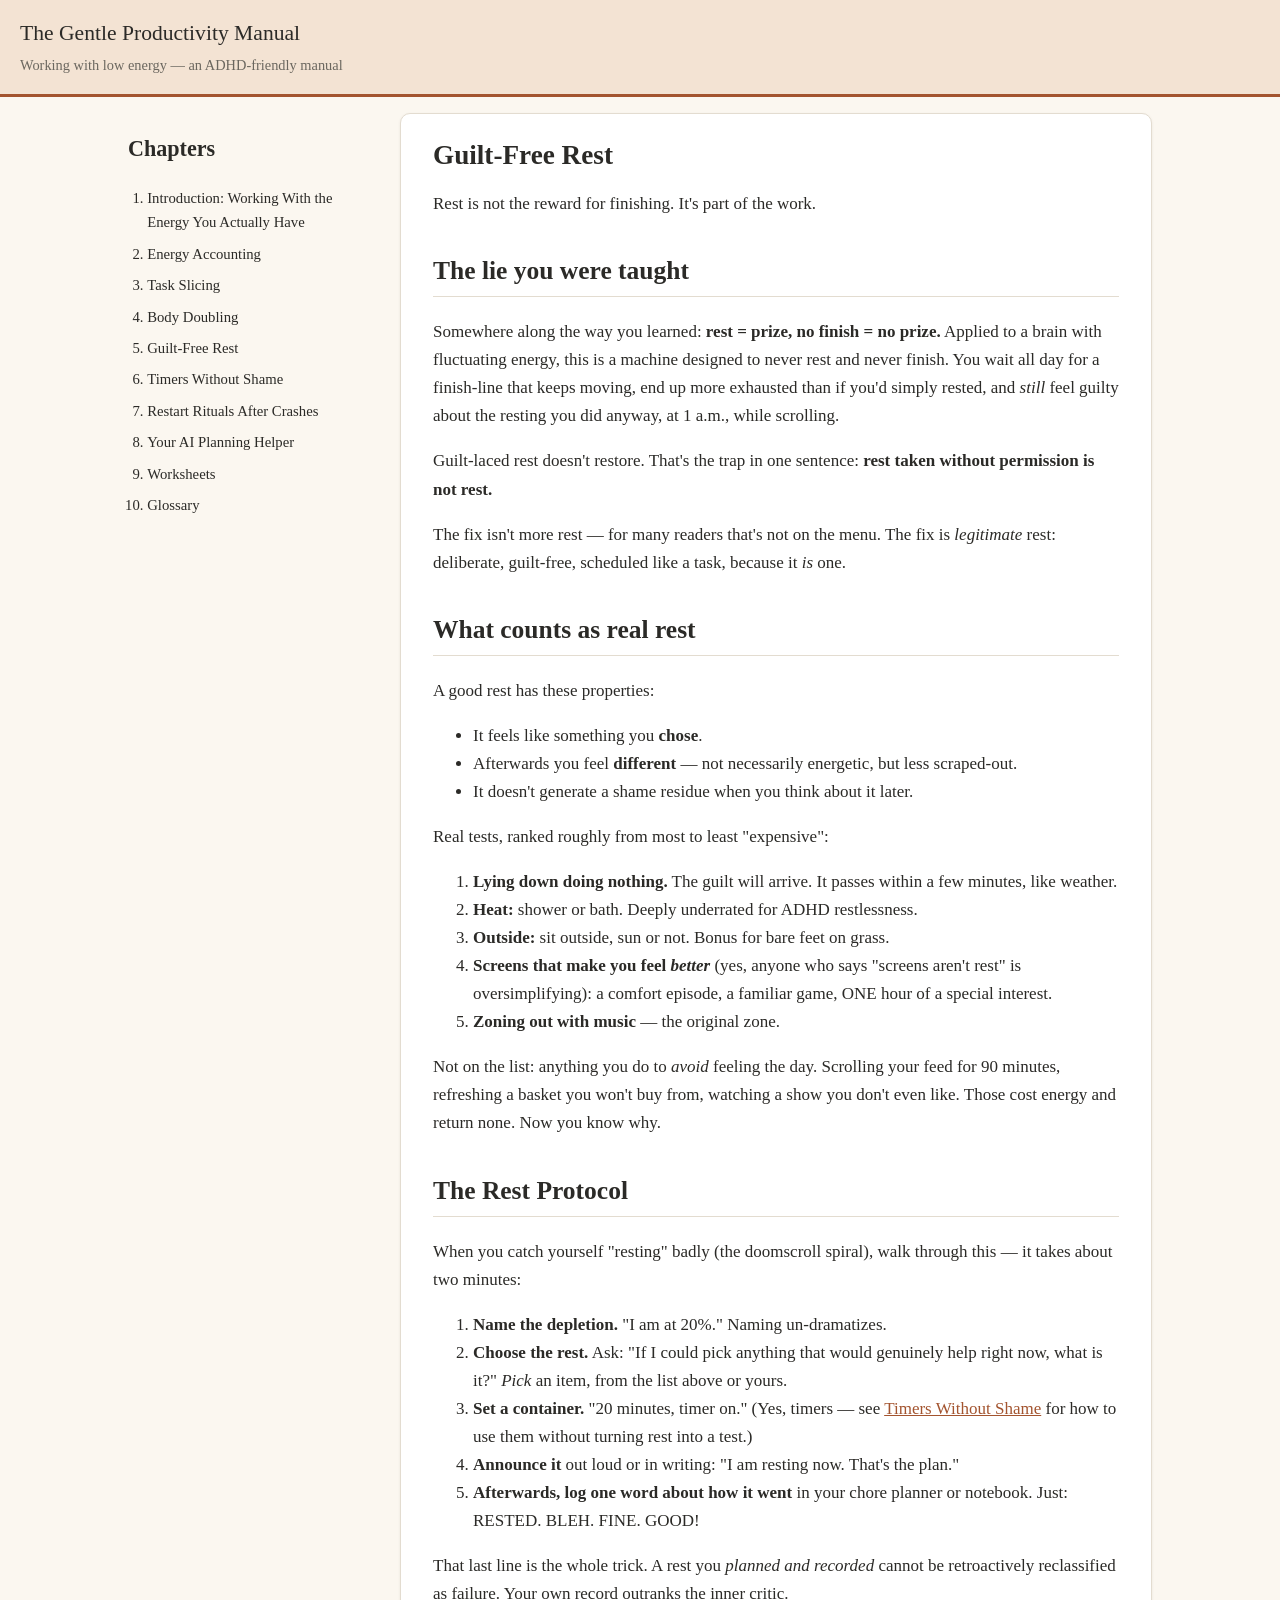
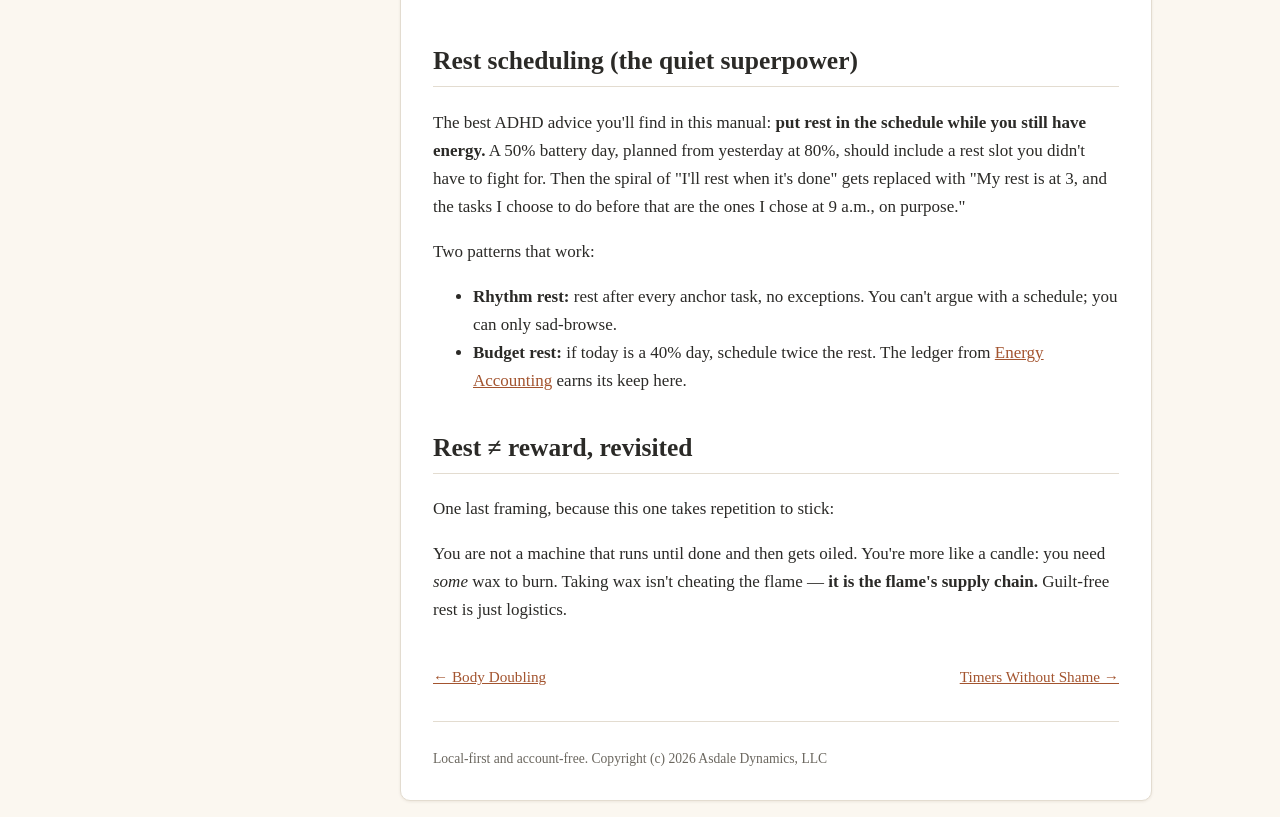
<file: site/04-guilt-free-rest.html>
<!DOCTYPE html>
<html lang="en">
<head>
<meta charset="utf-8">
<meta name="viewport" content="width=device-width, initial-scale=1">
<title>Guilt-Free Rest — The Gentle Productivity Manual</title>
<meta name="author" content="Asdale Dynamics, LLC">
<link rel="stylesheet" href="style.css">
</head>
<body>
<header class="site-header">
  <p class="brand"><a href="index.html">The Gentle Productivity Manual</a></p>
  <p class="tagline">Working with low energy — an ADHD-friendly manual</p>
</header>
<div class="layout">
  <nav class="sidebar" aria-label="Chapters">
    <h2>Chapters</h2>
    <ol>
      <li><a href="00-introduction.html">Introduction: Working With the Energy You Actually Have</a></li>
      <li><a href="01-energy-accounting.html">Energy Accounting</a></li>
      <li><a href="02-task-slicing.html">Task Slicing</a></li>
      <li><a href="03-body-doubling.html">Body Doubling</a></li>
      <li><a href="04-guilt-free-rest.html">Guilt-Free Rest</a></li>
      <li><a href="05-timers-without-shame.html">Timers Without Shame</a></li>
      <li><a href="06-restart-rituals.html">Restart Rituals After Crashes</a></li>
      <li><a href="07-ai-planning-helper.html">Your AI Planning Helper</a></li>
      <li><a href="07-worksheets.html">Worksheets</a></li>
      <li><a href="08-glossary.html">Glossary</a></li>
    </ol>
  </nav>
  <main>
<h1 id="guilt-free-rest">Guilt-Free Rest</h1>
<p>Rest is not the reward for finishing. It's part of the work.</p>
<h2 id="the-lie-you-were-taught">The lie you were taught</h2>
<p>Somewhere along the way you learned: <strong>rest = prize, no finish = no prize.</strong> Applied to a brain with fluctuating energy, this is a machine designed to never rest and never finish. You wait all day for a finish-line that keeps moving, end up more exhausted than if you'd simply rested, and <em>still</em> feel guilty about the resting you did anyway, at 1 a.m., while scrolling.</p>
<p>Guilt-laced rest doesn't restore. That's the trap in one sentence: <strong>rest taken without permission is not rest.</strong></p>
<p>The fix isn't more rest — for many readers that's not on the menu. The fix is <em>legitimate</em> rest: deliberate, guilt-free, scheduled like a task, because it <em>is</em> one.</p>
<h2 id="what-counts-as-real-rest">What counts as real rest</h2>
<p>A good rest has these properties:</p>
<ul>
<li>It feels like something you <strong>chose</strong>.</li>
<li>Afterwards you feel <strong>different</strong> — not necessarily energetic, but less scraped-out.</li>
<li>It doesn't generate a shame residue when you think about it later.</li>
</ul>
<p>Real tests, ranked roughly from most to least "expensive":</p>
<ol>
<li><strong>Lying down doing nothing.</strong> The guilt will arrive. It passes within a few minutes, like weather.</li>
<li><strong>Heat:</strong> shower or bath. Deeply underrated for ADHD restlessness.</li>
<li><strong>Outside:</strong> sit outside, sun or not. Bonus for bare feet on grass.</li>
<li><strong>Screens that make you feel <em>better</strong></em> (yes, anyone who says "screens aren't rest" is oversimplifying): a comfort episode, a familiar game, ONE hour of a special interest.</li>
<li><strong>Zoning out with music</strong> — the original zone.</li>
</ol>
<p>Not on the list: anything you do to <em>avoid</em> feeling the day. Scrolling your feed for 90 minutes, refreshing a basket you won't buy from, watching a show you don't even like. Those cost energy and return none. Now you know why.</p>
<h2 id="the-rest-protocol">The Rest Protocol</h2>
<p>When you catch yourself "resting" badly (the doomscroll spiral), walk through this — it takes about two minutes:</p>
<ol>
<li><strong>Name the depletion.</strong> "I am at 20%." Naming un-dramatizes.</li>
<li><strong>Choose the rest.</strong> Ask: "If I could pick anything that would genuinely help right now, what is it?" <em>Pick</em> an item, from the list above or yours.</li>
<li><strong>Set a container.</strong> "20 minutes, timer on." (Yes, timers — see <a href="05-timers-without-shame.html">Timers Without Shame</a> for how to use them without turning rest into a test.)</li>
<li><strong>Announce it</strong> out loud or in writing: "I am resting now. That's the plan."</li>
<li><strong>Afterwards, log one word about how it went</strong> in your chore planner or notebook. Just: RESTED. BLEH. FINE. GOOD!</li>
</ol>
<p>That last line is the whole trick. A rest you <em>planned and recorded</em> cannot be retroactively reclassified as failure. Your own record outranks the inner critic.</p>
<h2 id="rest-scheduling-the-quiet-superpower">Rest scheduling (the quiet superpower)</h2>
<p>The best ADHD advice you'll find in this manual: <strong>put rest in the schedule while you still have energy.</strong> A 50% battery day, planned from yesterday at 80%, should include a rest slot you didn't have to fight for. Then the spiral of "I'll rest when it's done" gets replaced with "My rest is at 3, and the tasks I choose to do before that are the ones I chose at 9 a.m., on purpose."</p>
<p>Two patterns that work:</p>
<ul>
<li><strong>Rhythm rest:</strong> rest after every anchor task, no exceptions. You can't argue with a schedule; you can only sad-browse.</li>
<li><strong>Budget rest:</strong> if today is a 40% day, schedule twice the rest. The ledger from <a href="01-energy-accounting.html">Energy Accounting</a> earns its keep here.</li>
</ul>
<h2 id="rest-reward-revisited">Rest ≠ reward, revisited</h2>
<p>One last framing, because this one takes repetition to stick:</p>
<p>You are not a machine that runs until done and then gets oiled. You're more like a candle: you need <em>some</em> wax to burn. Taking wax isn't cheating the flame — <strong>it is the flame's supply chain.</strong> Guilt-free rest is just logistics.</p>
  <nav class="pager">
<a class="prev" href="03-body-doubling.html">&larr; Body Doubling</a>
<a class="next" href="05-timers-without-shame.html">Timers Without Shame &rarr;</a>
  </nav>
  <footer>
    <p>Local-first and account-free. Copyright (c) 2026 Asdale Dynamics, LLC</p>
  </footer>
</main>
</div>
</body>
</html>
</file>
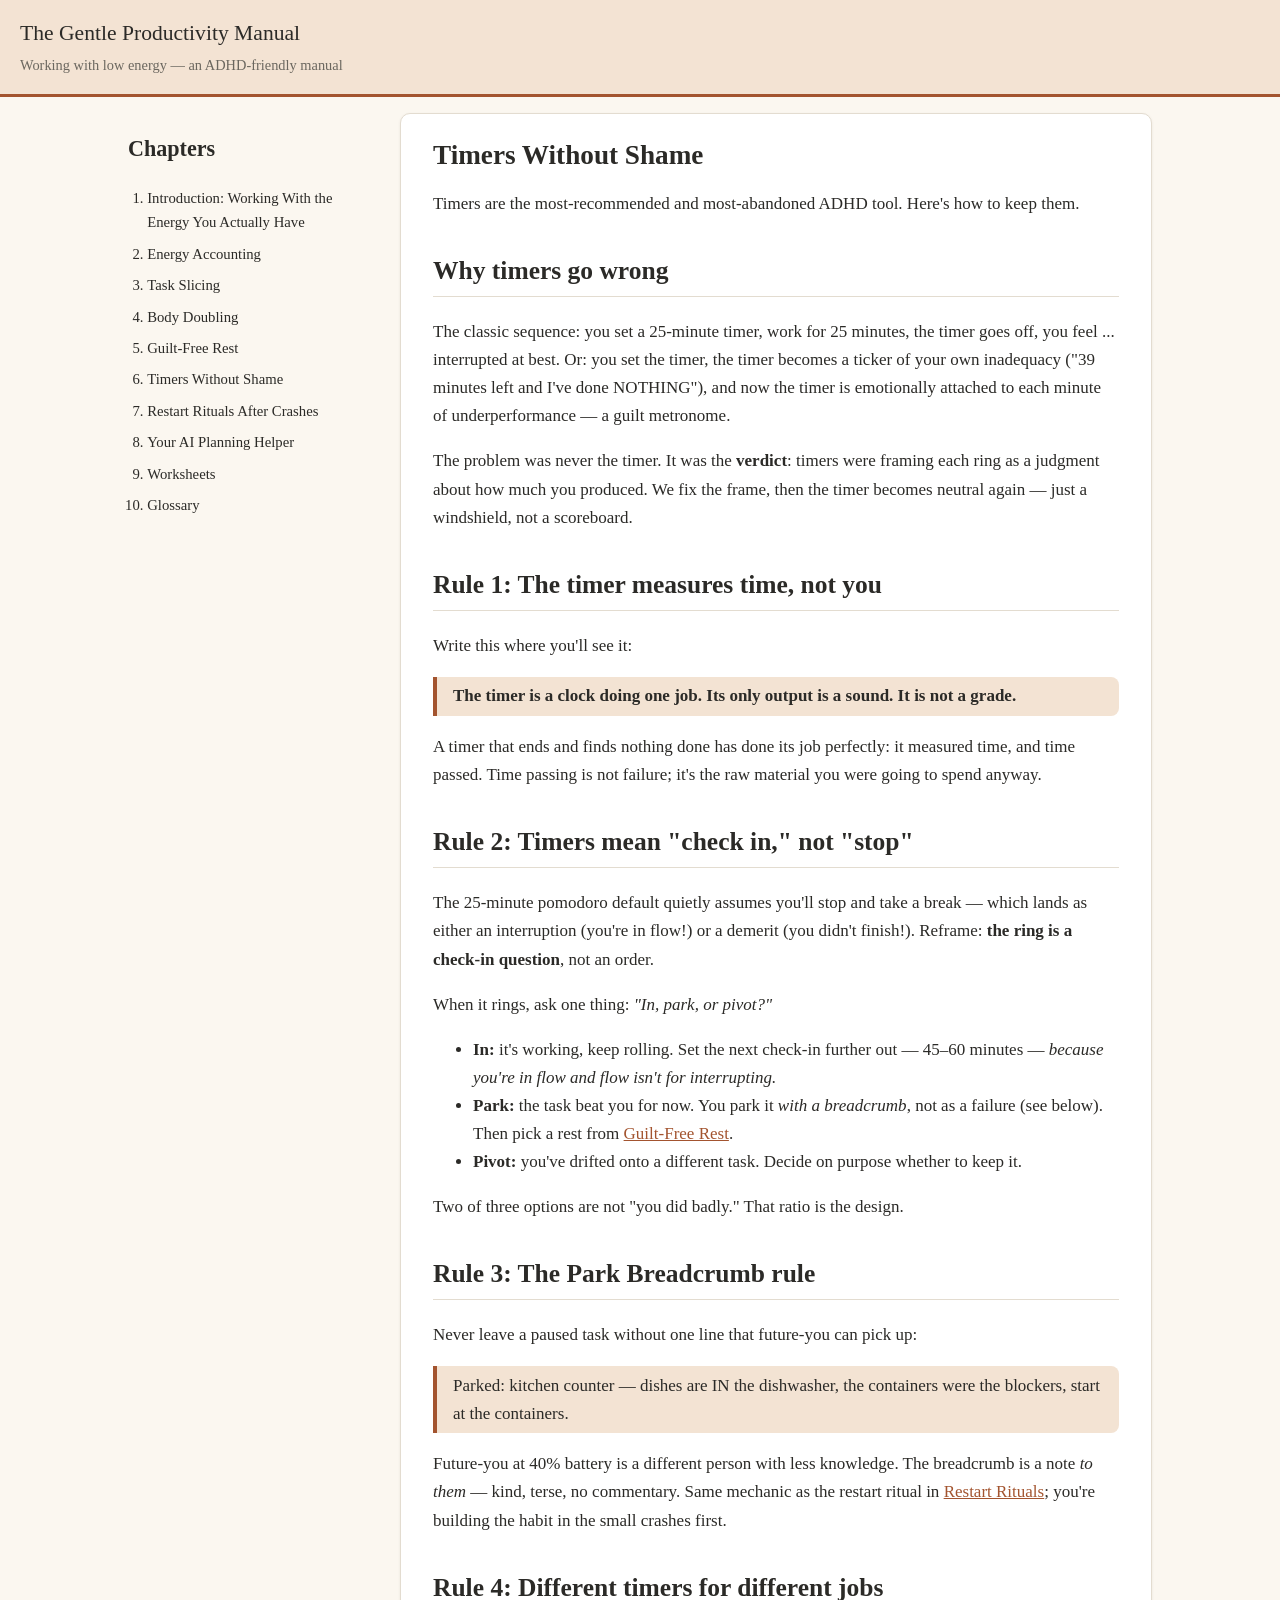
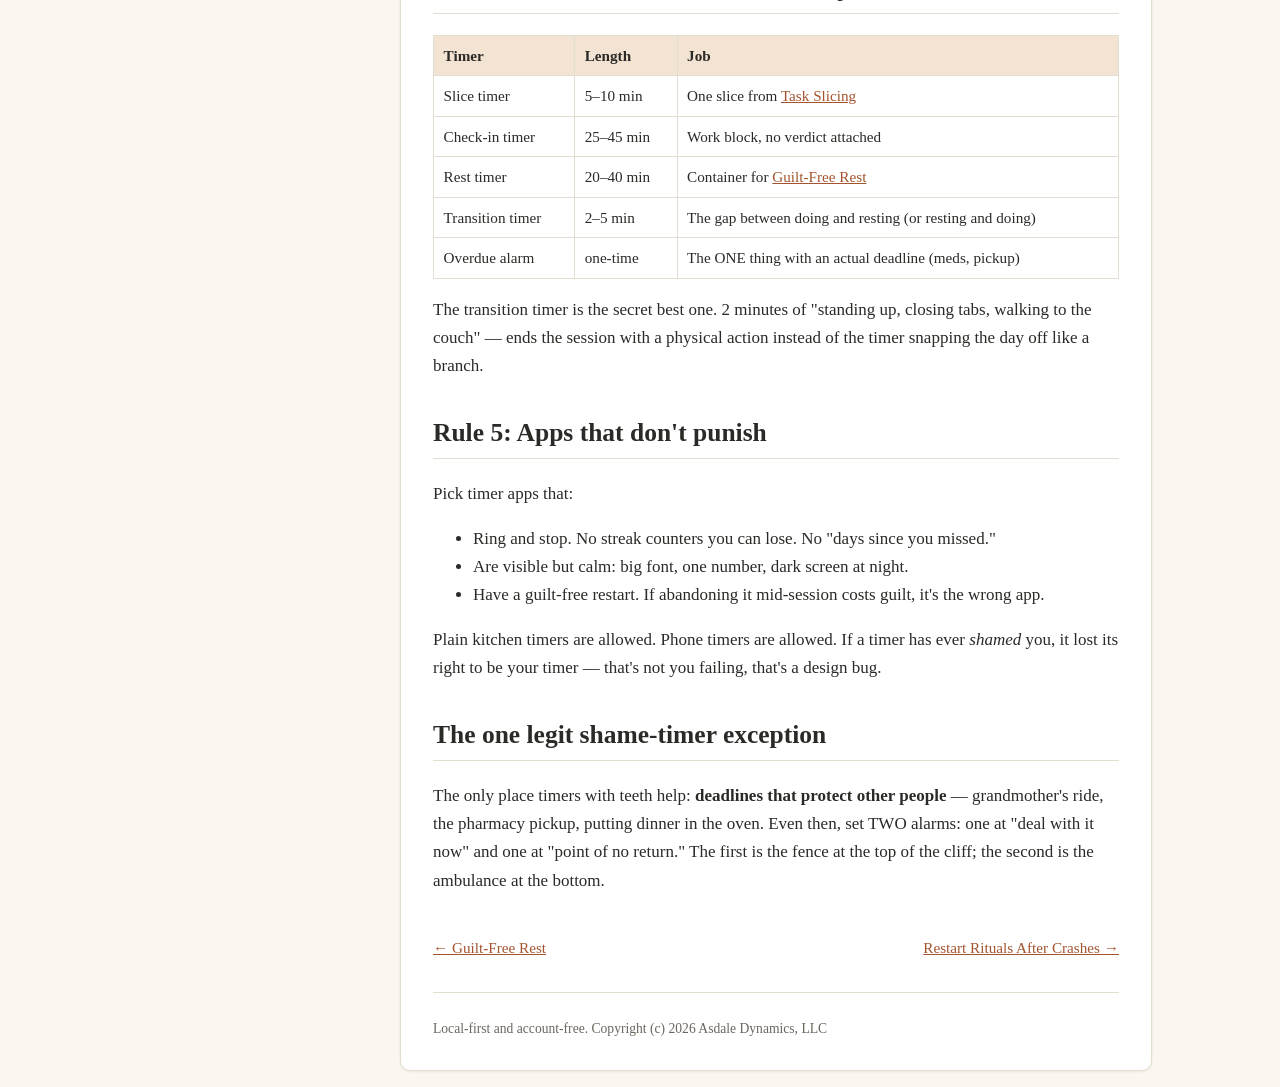
<file: site/05-timers-without-shame.html>
<!DOCTYPE html>
<html lang="en">
<head>
<meta charset="utf-8">
<meta name="viewport" content="width=device-width, initial-scale=1">
<title>Timers Without Shame — The Gentle Productivity Manual</title>
<meta name="author" content="Asdale Dynamics, LLC">
<link rel="stylesheet" href="style.css">
</head>
<body>
<header class="site-header">
  <p class="brand"><a href="index.html">The Gentle Productivity Manual</a></p>
  <p class="tagline">Working with low energy — an ADHD-friendly manual</p>
</header>
<div class="layout">
  <nav class="sidebar" aria-label="Chapters">
    <h2>Chapters</h2>
    <ol>
      <li><a href="00-introduction.html">Introduction: Working With the Energy You Actually Have</a></li>
      <li><a href="01-energy-accounting.html">Energy Accounting</a></li>
      <li><a href="02-task-slicing.html">Task Slicing</a></li>
      <li><a href="03-body-doubling.html">Body Doubling</a></li>
      <li><a href="04-guilt-free-rest.html">Guilt-Free Rest</a></li>
      <li><a href="05-timers-without-shame.html">Timers Without Shame</a></li>
      <li><a href="06-restart-rituals.html">Restart Rituals After Crashes</a></li>
      <li><a href="07-ai-planning-helper.html">Your AI Planning Helper</a></li>
      <li><a href="07-worksheets.html">Worksheets</a></li>
      <li><a href="08-glossary.html">Glossary</a></li>
    </ol>
  </nav>
  <main>
<h1 id="timers-without-shame">Timers Without Shame</h1>
<p>Timers are the most-recommended and most-abandoned ADHD tool. Here's how to keep them.</p>
<h2 id="why-timers-go-wrong">Why timers go wrong</h2>
<p>The classic sequence: you set a 25-minute timer, work for 25 minutes, the timer goes off, you feel ... interrupted at best. Or: you set the timer, the timer becomes a ticker of your own inadequacy ("39 minutes left and I've done NOTHING"), and now the timer is emotionally attached to each minute of underperformance — a guilt metronome.</p>
<p>The problem was never the timer. It was the <strong>verdict</strong>: timers were framing each ring as a judgment about how much you produced. We fix the frame, then the timer becomes neutral again — just a windshield, not a scoreboard.</p>
<h2 id="rule-1-the-timer-measures-time-not-you">Rule 1: The timer measures time, not you</h2>
<p>Write this where you'll see it:</p>
<blockquote><p><strong>The timer is a clock doing one job. Its only output is a sound. It is not a grade.</strong></p></blockquote>
<p>A timer that ends and finds nothing done has done its job perfectly: it measured time, and time passed. Time passing is not failure; it's the raw material you were going to spend anyway.</p>
<h2 id="rule-2-timers-mean-check-in-not-stop">Rule 2: Timers mean "check in," not "stop"</h2>
<p>The 25-minute pomodoro default quietly assumes you'll stop and take a break — which lands as either an interruption (you're in flow!) or a demerit (you didn't finish!). Reframe: <strong>the ring is a check-in question</strong>, not an order.</p>
<p>When it rings, ask one thing: <em>"In, park, or pivot?"</em></p>
<ul>
<li><strong>In:</strong> it's working, keep rolling. Set the next check-in further out — 45–60 minutes — <em>because you're in flow and flow isn't for interrupting.</em></li>
<li><strong>Park:</strong> the task beat you for now. You park it <em>with a breadcrumb</em>, not as a failure (see below). Then pick a rest from <a href="04-guilt-free-rest.html">Guilt-Free Rest</a>.</li>
<li><strong>Pivot:</strong> you've drifted onto a different task. Decide on purpose whether to keep it.</li>
</ul>
<p>Two of three options are not "you did badly." That ratio is the design.</p>
<h2 id="rule-3-the-park-breadcrumb-rule">Rule 3: The Park Breadcrumb rule</h2>
<p>Never leave a paused task without one line that future-you can pick up:</p>
<blockquote><p>Parked: kitchen counter — dishes are IN the dishwasher, the containers were the blockers, start at the containers.</p></blockquote>
<p>Future-you at 40% battery is a different person with less knowledge. The breadcrumb is a note <em>to them</em> — kind, terse, no commentary. Same mechanic as the restart ritual in <a href="06-restart-rituals.html">Restart Rituals</a>; you're building the habit in the small crashes first.</p>
<h2 id="rule-4-different-timers-for-different-jobs">Rule 4: Different timers for different jobs</h2>
<table><thead><tr><th>Timer</th><th>Length</th><th>Job</th></tr></thead><tbody><tr><td>Slice timer</td><td>5–10 min</td><td>One slice from <a href="02-task-slicing.html">Task Slicing</a></td></tr><tr><td>Check-in timer</td><td>25–45 min</td><td>Work block, no verdict attached</td></tr><tr><td>Rest timer</td><td>20–40 min</td><td>Container for <a href="04-guilt-free-rest.html">Guilt-Free Rest</a></td></tr><tr><td>Transition timer</td><td>2–5 min</td><td>The gap between doing and resting (or resting and doing)</td></tr><tr><td>Overdue alarm</td><td>one-time</td><td>The ONE thing with an actual deadline (meds, pickup)</td></tr></tbody></table>
<p>The transition timer is the secret best one. 2 minutes of "standing up, closing tabs, walking to the couch" — ends the session with a physical action instead of the timer snapping the day off like a branch.</p>
<h2 id="rule-5-apps-that-dont-punish">Rule 5: Apps that don't punish</h2>
<p>Pick timer apps that:</p>
<ul>
<li>Ring and stop. No streak counters you can lose. No "days since you missed."</li>
<li>Are visible but calm: big font, one number, dark screen at night.</li>
<li>Have a guilt-free restart. If abandoning it mid-session costs guilt, it's the wrong app.</li>
</ul>
<p>Plain kitchen timers are allowed. Phone timers are allowed. If a timer has ever <em>shamed</em> you, it lost its right to be your timer — that's not you failing, that's a design bug.</p>
<h2 id="the-one-legit-shame-timer-exception">The one legit shame-timer exception</h2>
<p>The only place timers with teeth help: <strong>deadlines that protect other people</strong> — grandmother's ride, the pharmacy pickup, putting dinner in the oven. Even then, set TWO alarms: one at "deal with it now" and one at "point of no return." The first is the fence at the top of the cliff; the second is the ambulance at the bottom.</p>
  <nav class="pager">
<a class="prev" href="04-guilt-free-rest.html">&larr; Guilt-Free Rest</a>
<a class="next" href="06-restart-rituals.html">Restart Rituals After Crashes &rarr;</a>
  </nav>
  <footer>
    <p>Local-first and account-free. Copyright (c) 2026 Asdale Dynamics, LLC</p>
  </footer>
</main>
</div>
</body>
</html>
</file>
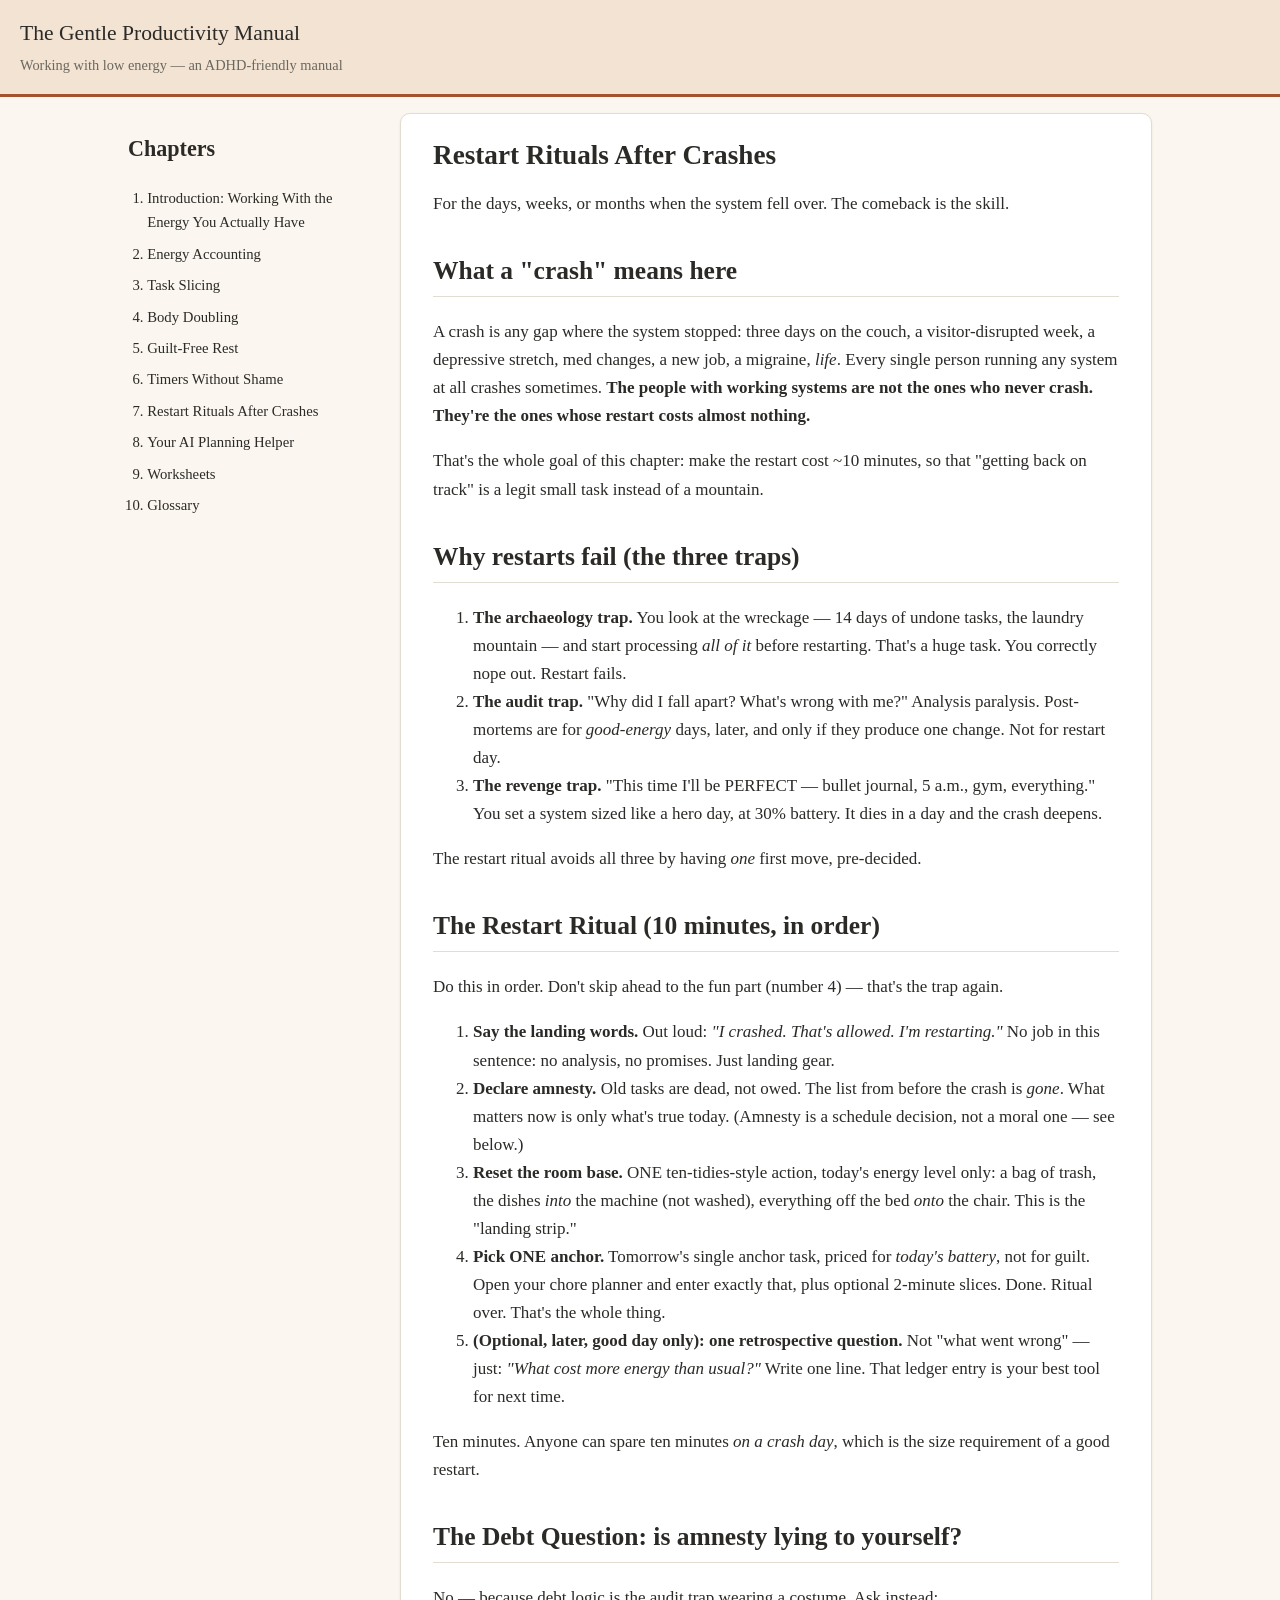
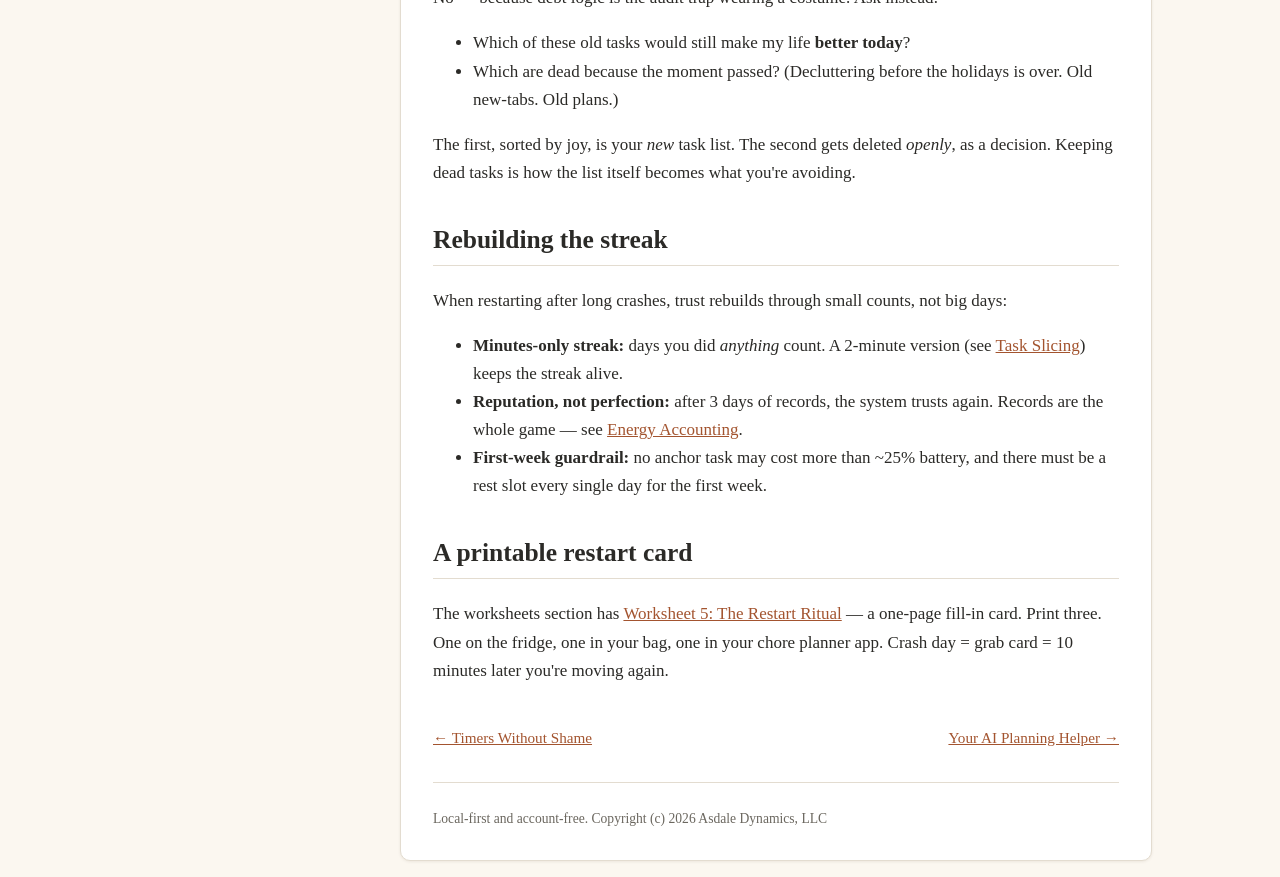
<file: site/06-restart-rituals.html>
<!DOCTYPE html>
<html lang="en">
<head>
<meta charset="utf-8">
<meta name="viewport" content="width=device-width, initial-scale=1">
<title>Restart Rituals After Crashes — The Gentle Productivity Manual</title>
<meta name="author" content="Asdale Dynamics, LLC">
<link rel="stylesheet" href="style.css">
</head>
<body>
<header class="site-header">
  <p class="brand"><a href="index.html">The Gentle Productivity Manual</a></p>
  <p class="tagline">Working with low energy — an ADHD-friendly manual</p>
</header>
<div class="layout">
  <nav class="sidebar" aria-label="Chapters">
    <h2>Chapters</h2>
    <ol>
      <li><a href="00-introduction.html">Introduction: Working With the Energy You Actually Have</a></li>
      <li><a href="01-energy-accounting.html">Energy Accounting</a></li>
      <li><a href="02-task-slicing.html">Task Slicing</a></li>
      <li><a href="03-body-doubling.html">Body Doubling</a></li>
      <li><a href="04-guilt-free-rest.html">Guilt-Free Rest</a></li>
      <li><a href="05-timers-without-shame.html">Timers Without Shame</a></li>
      <li><a href="06-restart-rituals.html">Restart Rituals After Crashes</a></li>
      <li><a href="07-ai-planning-helper.html">Your AI Planning Helper</a></li>
      <li><a href="07-worksheets.html">Worksheets</a></li>
      <li><a href="08-glossary.html">Glossary</a></li>
    </ol>
  </nav>
  <main>
<h1 id="restart-rituals-after-crashes">Restart Rituals After Crashes</h1>
<p>For the days, weeks, or months when the system fell over. The comeback is the skill.</p>
<h2 id="what-a-crash-means-here">What a "crash" means here</h2>
<p>A crash is any gap where the system stopped: three days on the couch, a visitor-disrupted week, a depressive stretch, med changes, a new job, a migraine, <em>life</em>. Every single person running any system at all crashes sometimes. <strong>The people with working systems are not the ones who never crash. They're the ones whose restart costs almost nothing.</strong></p>
<p>That's the whole goal of this chapter: make the restart cost ~10 minutes, so that "getting back on track" is a legit small task instead of a mountain.</p>
<h2 id="why-restarts-fail-the-three-traps">Why restarts fail (the three traps)</h2>
<ol>
<li><strong>The archaeology trap.</strong> You look at the wreckage — 14 days of undone tasks, the laundry mountain — and start processing <em>all of it</em> before restarting. That's a huge task. You correctly nope out. Restart fails.</li>
<li><strong>The audit trap.</strong> "Why did I fall apart? What's wrong with me?" Analysis paralysis. Post-mortems are for <em>good-energy</em> days, later, and only if they produce one change. Not for restart day.</li>
<li><strong>The revenge trap.</strong> "This time I'll be PERFECT — bullet journal, 5 a.m., gym, everything." You set a system sized like a hero day, at 30% battery. It dies in a day and the crash deepens.</li>
</ol>
<p>The restart ritual avoids all three by having <em>one</em> first move, pre-decided.</p>
<h2 id="the-restart-ritual-10-minutes-in-order">The Restart Ritual (10 minutes, in order)</h2>
<p>Do this in order. Don't skip ahead to the fun part (number 4) — that's the trap again.</p>
<ol>
<li><strong>Say the landing words.</strong> Out loud: <em>"I crashed. That's allowed. I'm restarting."</em> No job in this sentence: no analysis, no promises. Just landing gear.</li>
<li><strong>Declare amnesty.</strong> Old tasks are dead, not owed. The list from before the crash is <em>gone</em>. What matters now is only what's true today. (Amnesty is a schedule decision, not a moral one — see below.)</li>
<li><strong>Reset the room base.</strong> ONE ten-tidies-style action, today's energy level only: a bag of trash, the dishes <em>into</em> the machine (not washed), everything off the bed <em>onto</em> the chair. This is the "landing strip."</li>
<li><strong>Pick ONE anchor.</strong> Tomorrow's single anchor task, priced for <em>today's battery</em>, not for guilt. Open your chore planner and enter exactly that, plus optional 2-minute slices. Done. Ritual over. That's the whole thing.</li>
<li><strong>(Optional, later, good day only): one retrospective question.</strong> Not "what went wrong" — just: <em>"What cost more energy than usual?"</em> Write one line. That ledger entry is your best tool for next time.</li>
</ol>
<p>Ten minutes. Anyone can spare ten minutes <em>on a crash day</em>, which is the size requirement of a good restart.</p>
<h2 id="the-debt-question-is-amnesty-lying-to-yourself">The Debt Question: is amnesty lying to yourself?</h2>
<p>No — because debt logic is the audit trap wearing a costume. Ask instead:</p>
<ul>
<li>Which of these old tasks would still make my life <strong>better today</strong>?</li>
<li>Which are dead because the moment passed? (Decluttering before the holidays is over. Old new-tabs. Old plans.)</li>
</ul>
<p>The first, sorted by joy, is your <em>new</em> task list. The second gets deleted <em>openly</em>, as a decision. Keeping dead tasks is how the list itself becomes what you're avoiding.</p>
<h2 id="rebuilding-the-streak">Rebuilding the streak</h2>
<p>When restarting after long crashes, trust rebuilds through small counts, not big days:</p>
<ul>
<li><strong>Minutes-only streak:</strong> days you did <em>anything</em> count. A 2-minute version (see <a href="02-task-slicing.html">Task Slicing</a>) keeps the streak alive.</li>
<li><strong>Reputation, not perfection:</strong> after 3 days of records, the system trusts again. Records are the whole game — see <a href="01-energy-accounting.html">Energy Accounting</a>.</li>
<li><strong>First-week guardrail:</strong> no anchor task may cost more than ~25% battery, and there must be a rest slot every single day for the first week.</li>
</ul>
<h2 id="a-printable-restart-card">A printable restart card</h2>
<p>The worksheets section has <a href="07-worksheets.html#worksheet-5-the-restart-ritual-card">Worksheet 5: The Restart Ritual</a> — a one-page fill-in card. Print three. One on the fridge, one in your bag, one in your chore planner app. Crash day = grab card = 10 minutes later you're moving again.</p>
  <nav class="pager">
<a class="prev" href="05-timers-without-shame.html">&larr; Timers Without Shame</a>
<a class="next" href="07-ai-planning-helper.html">Your AI Planning Helper &rarr;</a>
  </nav>
  <footer>
    <p>Local-first and account-free. Copyright (c) 2026 Asdale Dynamics, LLC</p>
  </footer>
</main>
</div>
</body>
</html>
</file>
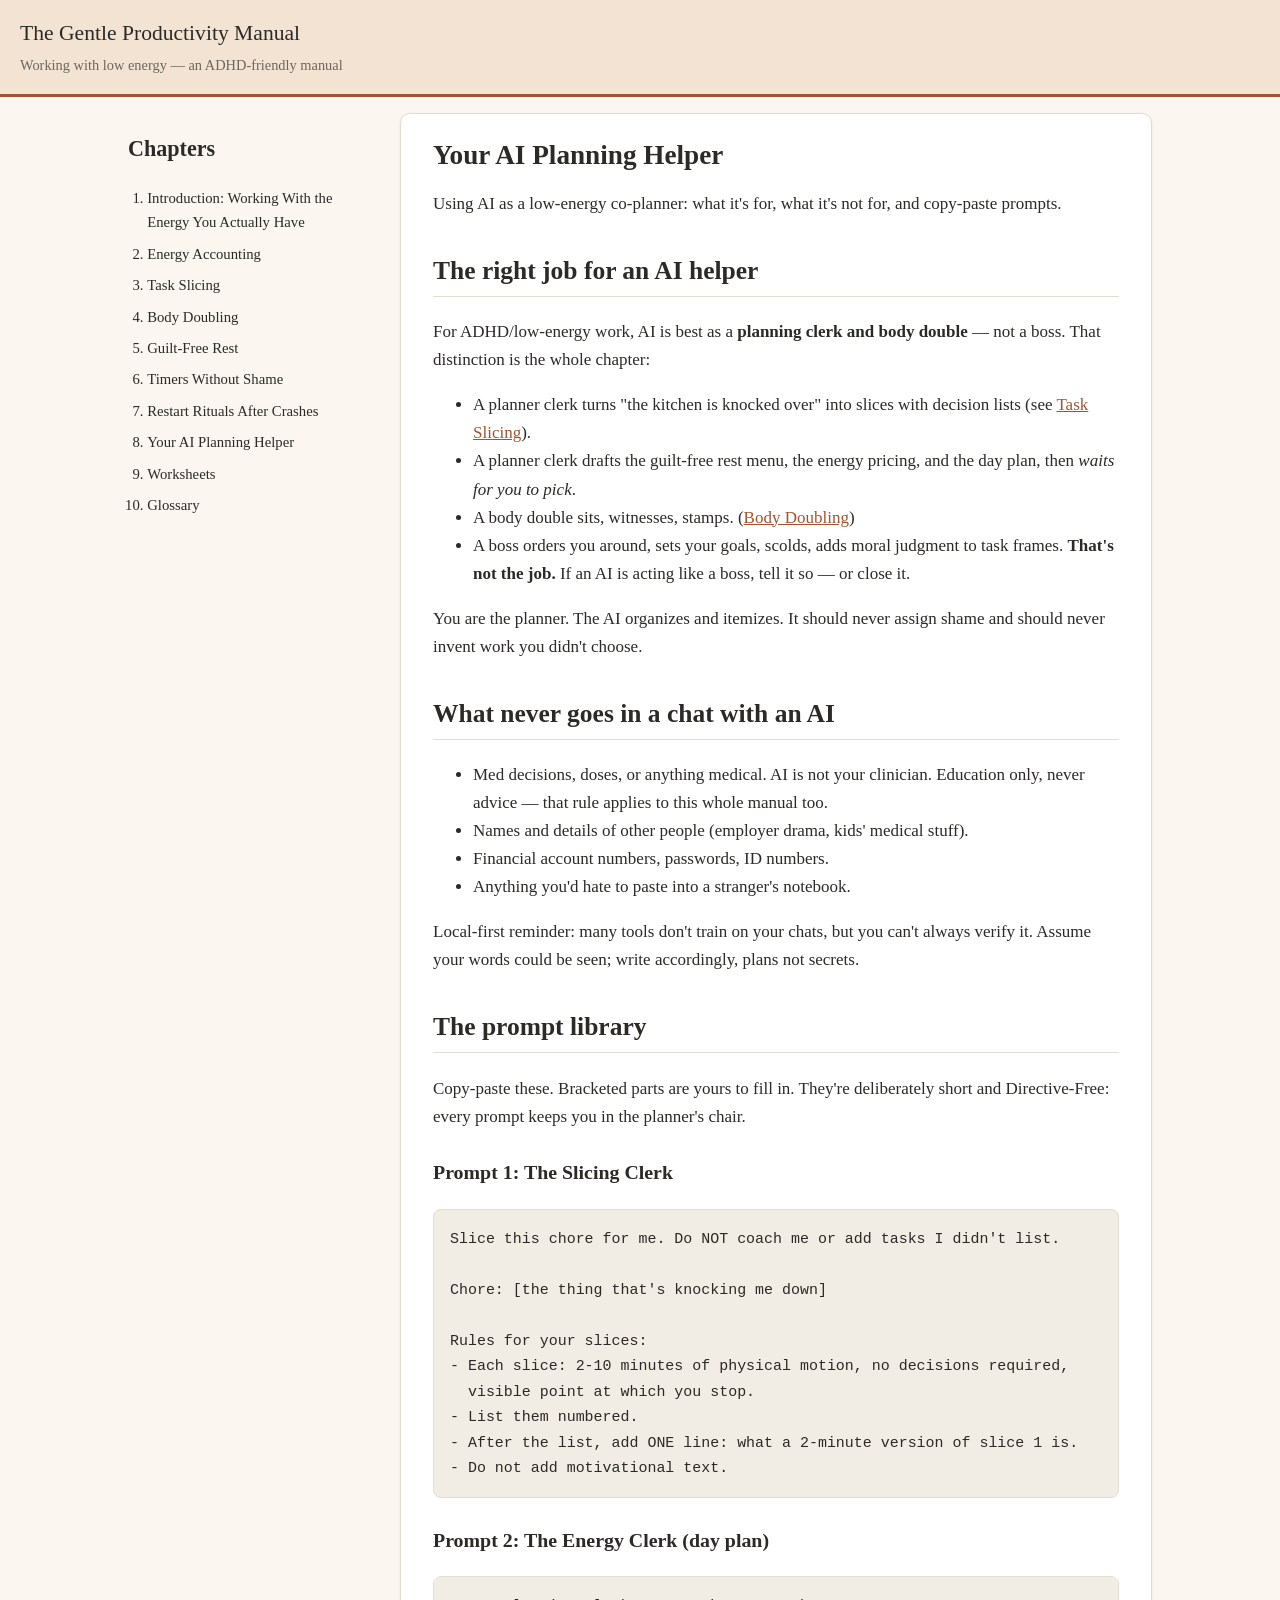
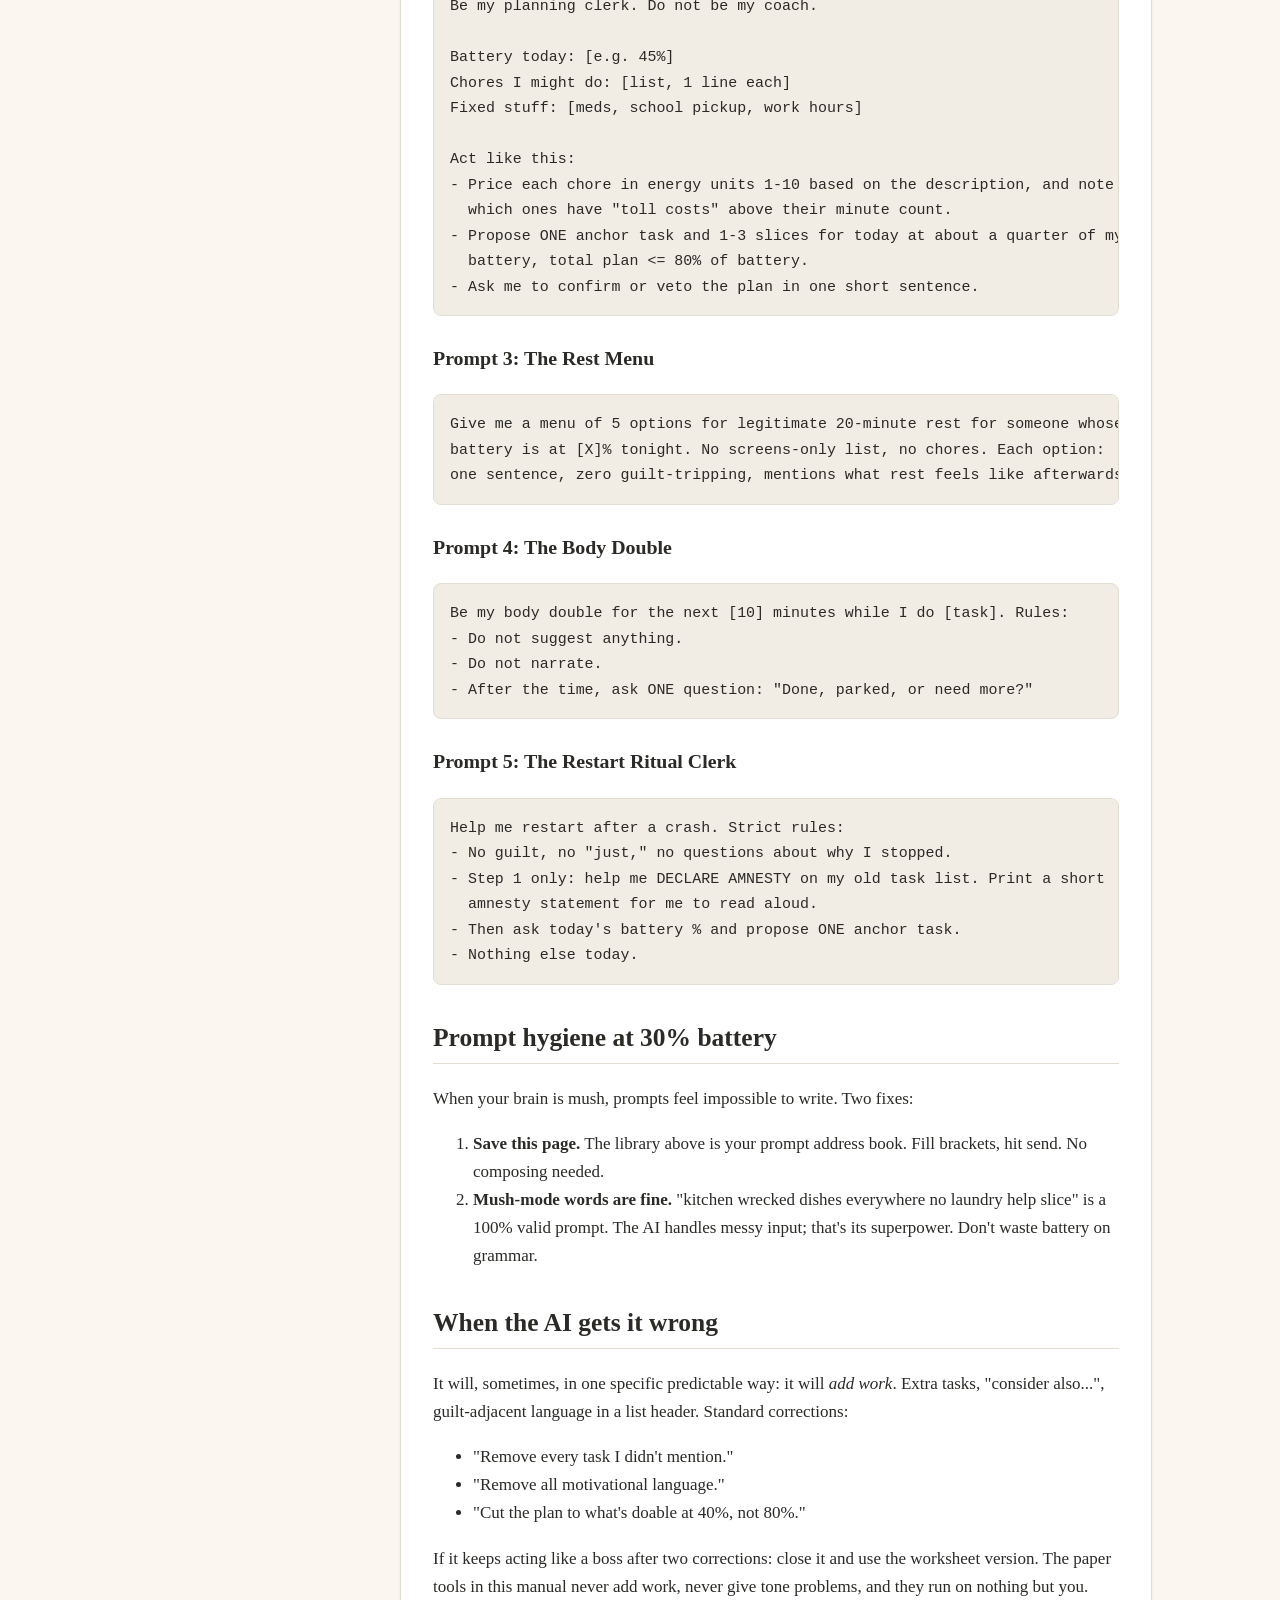
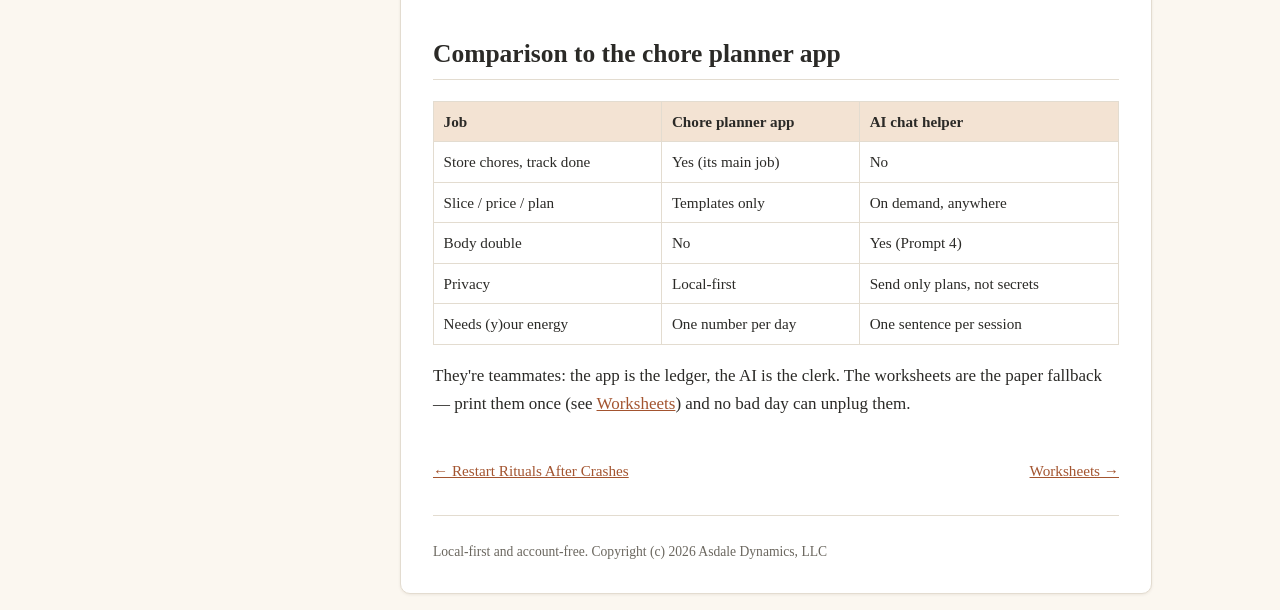
<file: site/07-ai-planning-helper.html>
<!DOCTYPE html>
<html lang="en">
<head>
<meta charset="utf-8">
<meta name="viewport" content="width=device-width, initial-scale=1">
<title>Your AI Planning Helper — The Gentle Productivity Manual</title>
<meta name="author" content="Asdale Dynamics, LLC">
<link rel="stylesheet" href="style.css">
</head>
<body>
<header class="site-header">
  <p class="brand"><a href="index.html">The Gentle Productivity Manual</a></p>
  <p class="tagline">Working with low energy — an ADHD-friendly manual</p>
</header>
<div class="layout">
  <nav class="sidebar" aria-label="Chapters">
    <h2>Chapters</h2>
    <ol>
      <li><a href="00-introduction.html">Introduction: Working With the Energy You Actually Have</a></li>
      <li><a href="01-energy-accounting.html">Energy Accounting</a></li>
      <li><a href="02-task-slicing.html">Task Slicing</a></li>
      <li><a href="03-body-doubling.html">Body Doubling</a></li>
      <li><a href="04-guilt-free-rest.html">Guilt-Free Rest</a></li>
      <li><a href="05-timers-without-shame.html">Timers Without Shame</a></li>
      <li><a href="06-restart-rituals.html">Restart Rituals After Crashes</a></li>
      <li><a href="07-ai-planning-helper.html">Your AI Planning Helper</a></li>
      <li><a href="07-worksheets.html">Worksheets</a></li>
      <li><a href="08-glossary.html">Glossary</a></li>
    </ol>
  </nav>
  <main>
<h1 id="your-ai-planning-helper">Your AI Planning Helper</h1>
<p>Using AI as a low-energy co-planner: what it's for, what it's not for, and copy-paste prompts.</p>
<h2 id="the-right-job-for-an-ai-helper">The right job for an AI helper</h2>
<p>For ADHD/low-energy work, AI is best as a <strong>planning clerk and body double</strong> — not a boss. That distinction is the whole chapter:</p>
<ul>
<li>A planner clerk turns "the kitchen is knocked over" into slices with decision lists (see <a href="02-task-slicing.html">Task Slicing</a>).</li>
<li>A planner clerk drafts the guilt-free rest menu, the energy pricing, and the day plan, then <em>waits for you to pick</em>.</li>
<li>A body double sits, witnesses, stamps. (<a href="03-body-doubling.html">Body Doubling</a>)</li>
<li>A boss orders you around, sets your goals, scolds, adds moral judgment to task frames. <strong>That's not the job.</strong> If an AI is acting like a boss, tell it so — or close it.</li>
</ul>
<p>You are the planner. The AI organizes and itemizes. It should never assign shame and should never invent work you didn't choose.</p>
<h2 id="what-never-goes-in-a-chat-with-an-ai">What never goes in a chat with an AI</h2>
<ul>
<li>Med decisions, doses, or anything medical. AI is not your clinician. Education only, never advice — that rule applies to this whole manual too.</li>
<li>Names and details of other people (employer drama, kids' medical stuff).</li>
<li>Financial account numbers, passwords, ID numbers.</li>
<li>Anything you'd hate to paste into a stranger's notebook.</li>
</ul>
<p>Local-first reminder: many tools don't train on your chats, but you can't always verify it. Assume your words could be seen; write accordingly, plans not secrets.</p>
<h2 id="the-prompt-library">The prompt library</h2>
<p>Copy-paste these. Bracketed parts are yours to fill in. They're deliberately short and Directive-Free: every prompt keeps you in the planner's chair.</p>
<h3 id="prompt-1-the-slicing-clerk">Prompt 1: The Slicing Clerk</h3>
<pre><code>Slice this chore for me. Do NOT coach me or add tasks I didn't list.

Chore: [the thing that's knocking me down]

Rules for your slices:
- Each slice: 2-10 minutes of physical motion, no decisions required,
  visible point at which you stop.
- List them numbered.
- After the list, add ONE line: what a 2-minute version of slice 1 is.
- Do not add motivational text.</code></pre>
<h3 id="prompt-2-the-energy-clerk-day-plan">Prompt 2: The Energy Clerk (day plan)</h3>
<pre><code>Be my planning clerk. Do not be my coach.

Battery today: [e.g. 45%]
Chores I might do: [list, 1 line each]
Fixed stuff: [meds, school pickup, work hours]

Act like this:
- Price each chore in energy units 1-10 based on the description, and note
  which ones have "toll costs" above their minute count.
- Propose ONE anchor task and 1-3 slices for today at about a quarter of my
  battery, total plan &lt;= 80% of battery.
- Ask me to confirm or veto the plan in one short sentence.</code></pre>
<h3 id="prompt-3-the-rest-menu">Prompt 3: The Rest Menu</h3>
<pre><code>Give me a menu of 5 options for legitimate 20-minute rest for someone whose
battery is at [X]% tonight. No screens-only list, no chores. Each option:
one sentence, zero guilt-tripping, mentions what rest feels like afterwards.</code></pre>
<h3 id="prompt-4-the-body-double">Prompt 4: The Body Double</h3>
<pre><code>Be my body double for the next [10] minutes while I do [task]. Rules:
- Do not suggest anything.
- Do not narrate.
- After the time, ask ONE question: "Done, parked, or need more?"</code></pre>
<h3 id="prompt-5-the-restart-ritual-clerk">Prompt 5: The Restart Ritual Clerk</h3>
<pre><code>Help me restart after a crash. Strict rules:
- No guilt, no "just," no questions about why I stopped.
- Step 1 only: help me DECLARE AMNESTY on my old task list. Print a short
  amnesty statement for me to read aloud.
- Then ask today's battery % and propose ONE anchor task.
- Nothing else today.</code></pre>
<h2 id="prompt-hygiene-at-30-battery">Prompt hygiene at 30% battery</h2>
<p>When your brain is mush, prompts feel impossible to write. Two fixes:</p>
<ol>
<li><strong>Save this page.</strong> The library above is your prompt address book. Fill brackets, hit send. No composing needed.</li>
<li><strong>Mush-mode words are fine.</strong> "kitchen wrecked dishes everywhere no laundry help slice" is a 100% valid prompt. The AI handles messy input; that's its superpower. Don't waste battery on grammar.</li>
</ol>
<h2 id="when-the-ai-gets-it-wrong">When the AI gets it wrong</h2>
<p>It will, sometimes, in one specific predictable way: it will <em>add work</em>. Extra tasks, "consider also...", guilt-adjacent language in a list header. Standard corrections:</p>
<ul>
<li>"Remove every task I didn't mention."</li>
<li>"Remove all motivational language."</li>
<li>"Cut the plan to what's doable at 40%, not 80%."</li>
</ul>
<p>If it keeps acting like a boss after two corrections: close it and use the worksheet version. The paper tools in this manual never add work, never give tone problems, and they run on nothing but you.</p>
<h2 id="comparison-to-the-chore-planner-app">Comparison to the chore planner app</h2>
<table><thead><tr><th>Job</th><th>Chore planner app</th><th>AI chat helper</th></tr></thead><tbody><tr><td>Store chores, track done</td><td>Yes (its main job)</td><td>No</td></tr><tr><td>Slice / price / plan</td><td>Templates only</td><td>On demand, anywhere</td></tr><tr><td>Body double</td><td>No</td><td>Yes (Prompt 4)</td></tr><tr><td>Privacy</td><td>Local-first</td><td>Send only plans, not secrets</td></tr><tr><td>Needs (y)our energy</td><td>One number per day</td><td>One sentence per session</td></tr></tbody></table>
<p>They're teammates: the app is the ledger, the AI is the clerk. The worksheets are the paper fallback — print them once (see <a href="07-worksheets.html">Worksheets</a>) and no bad day can unplug them.</p>
  <nav class="pager">
<a class="prev" href="06-restart-rituals.html">&larr; Restart Rituals After Crashes</a>
<a class="next" href="07-worksheets.html">Worksheets &rarr;</a>
  </nav>
  <footer>
    <p>Local-first and account-free. Copyright (c) 2026 Asdale Dynamics, LLC</p>
  </footer>
</main>
</div>
</body>
</html>
</file>
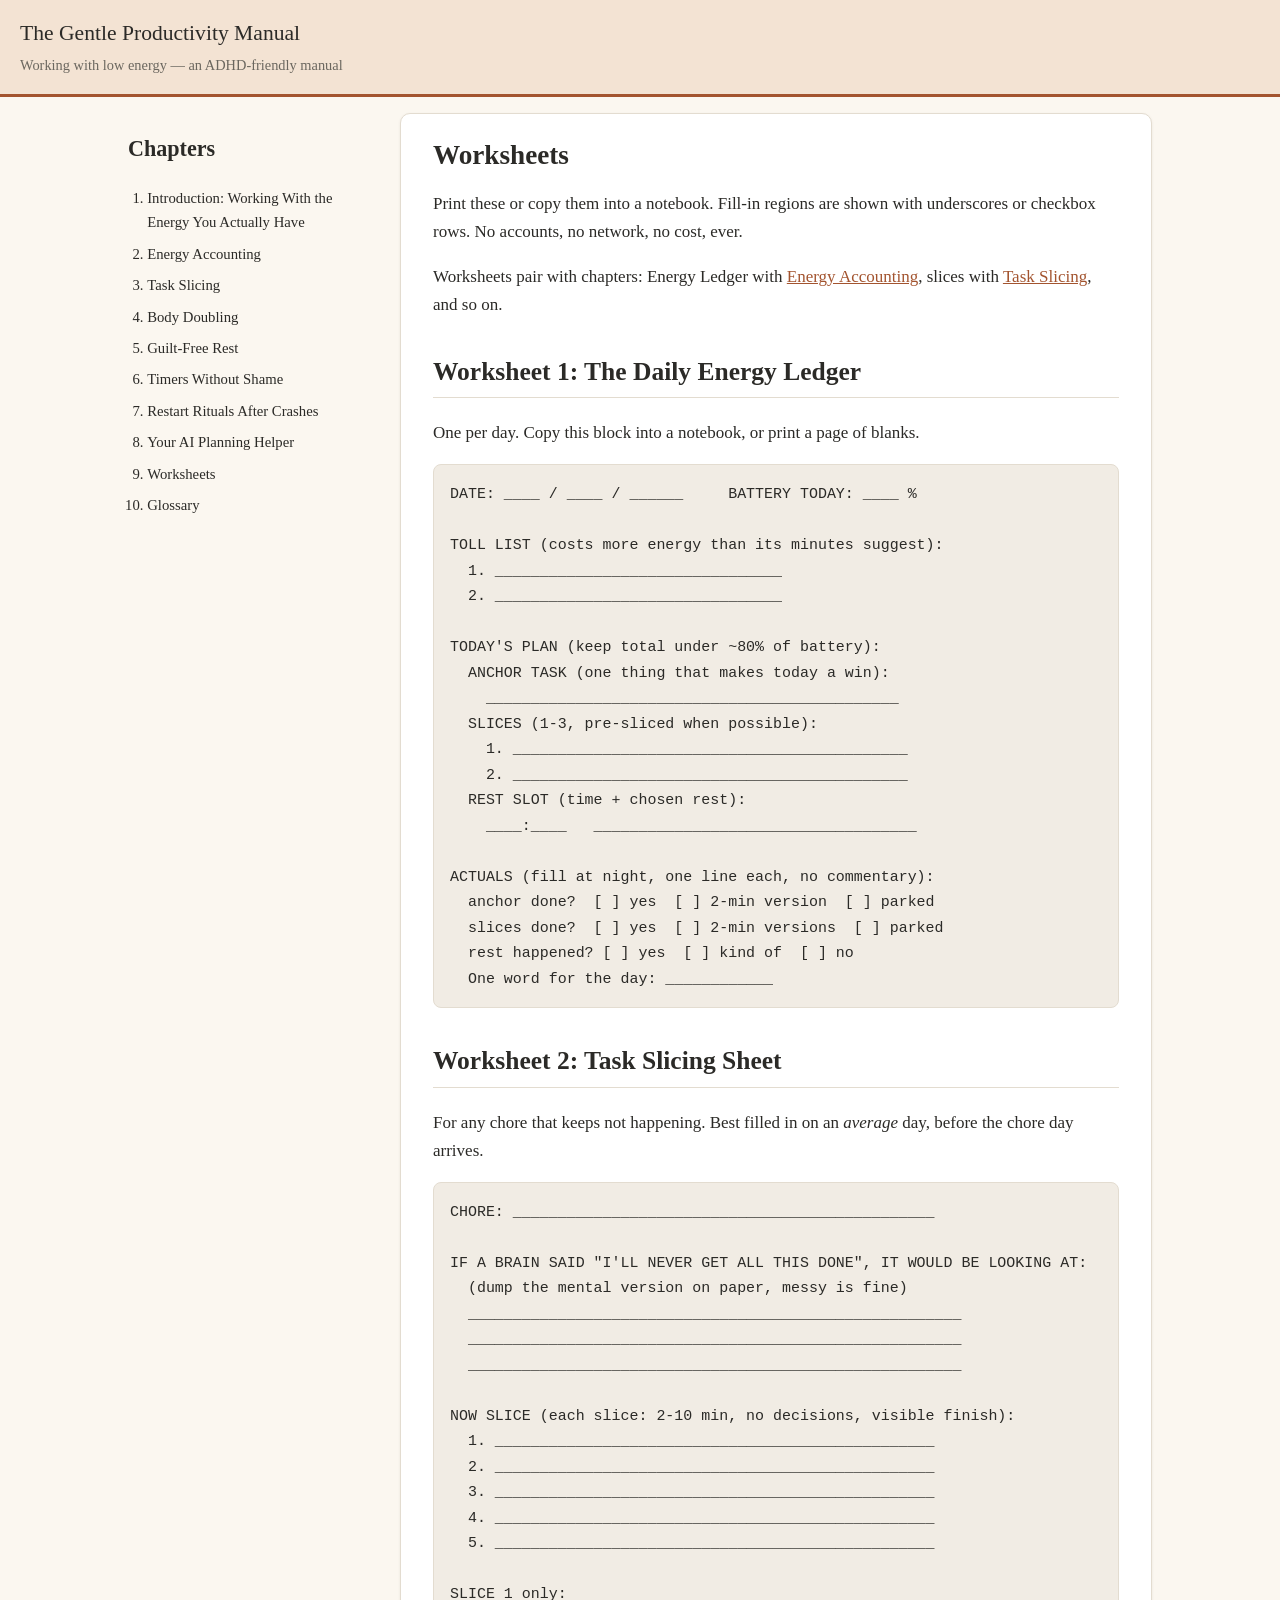
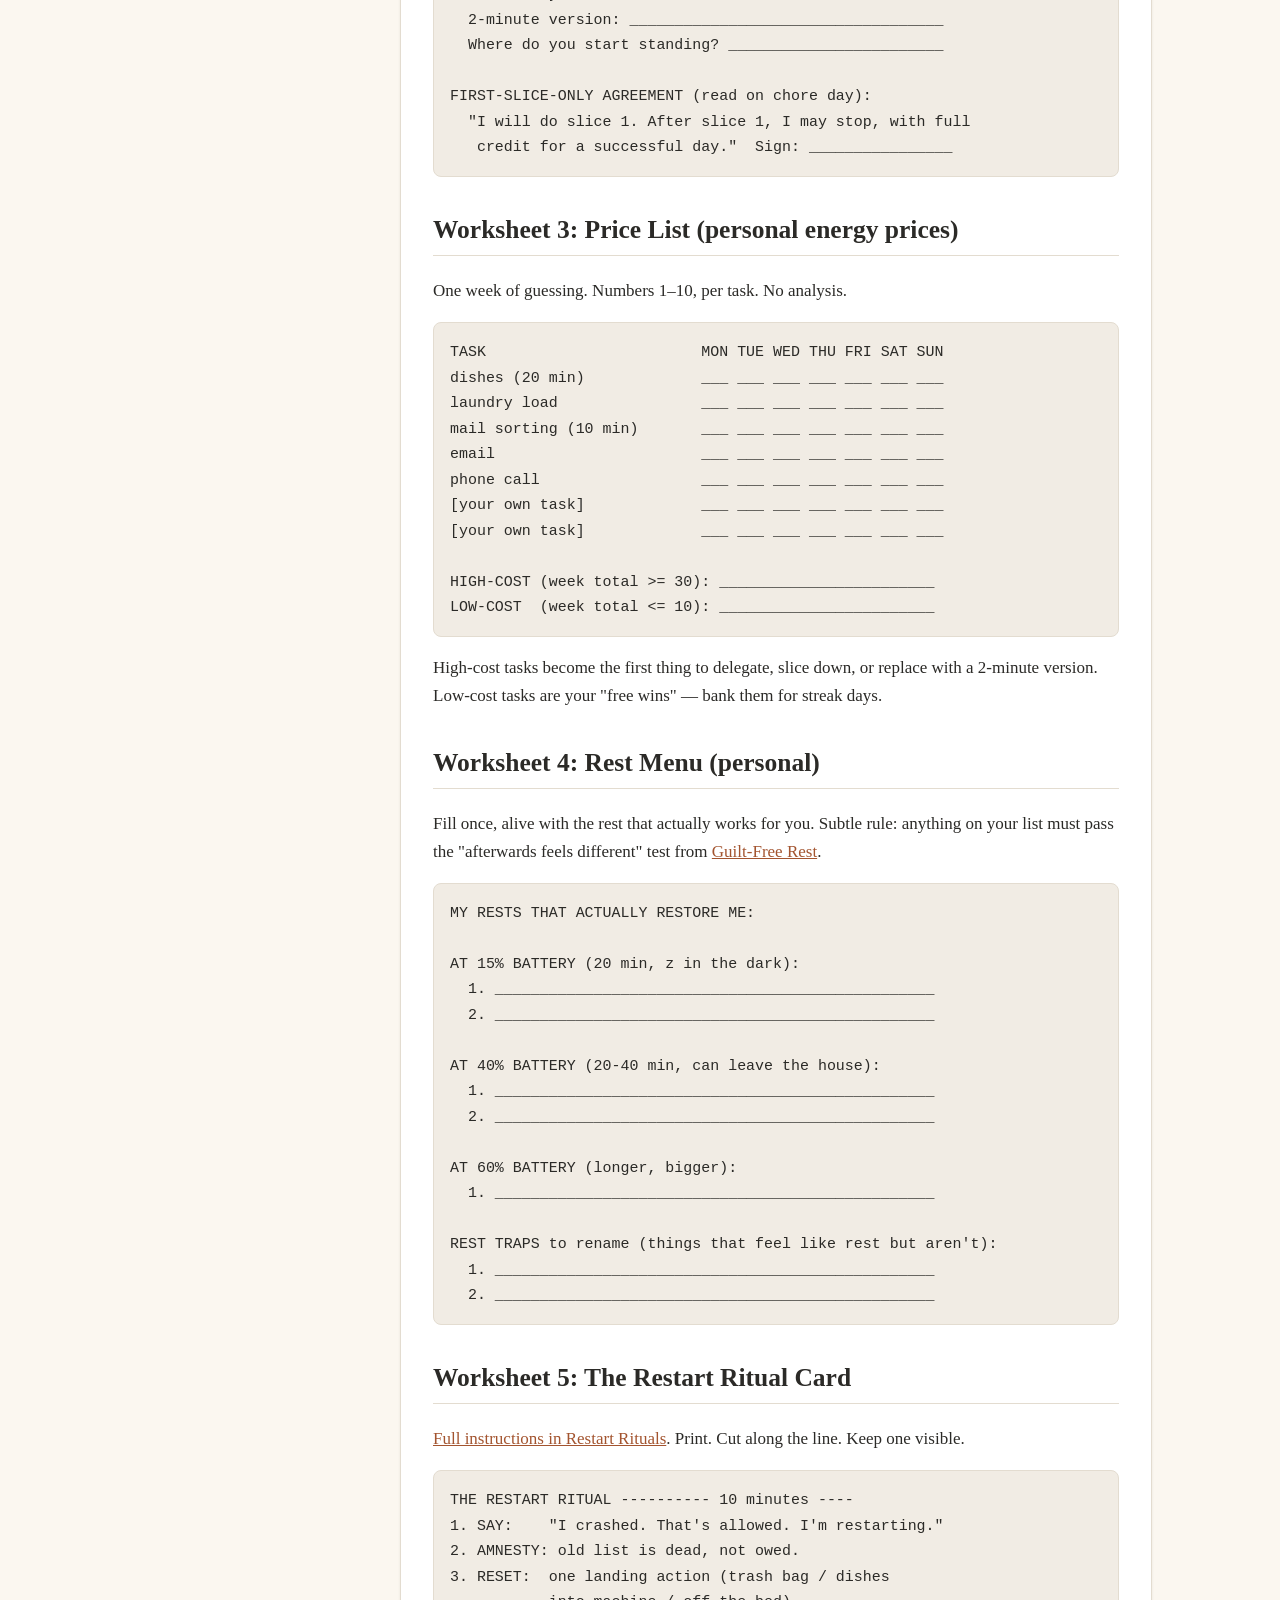
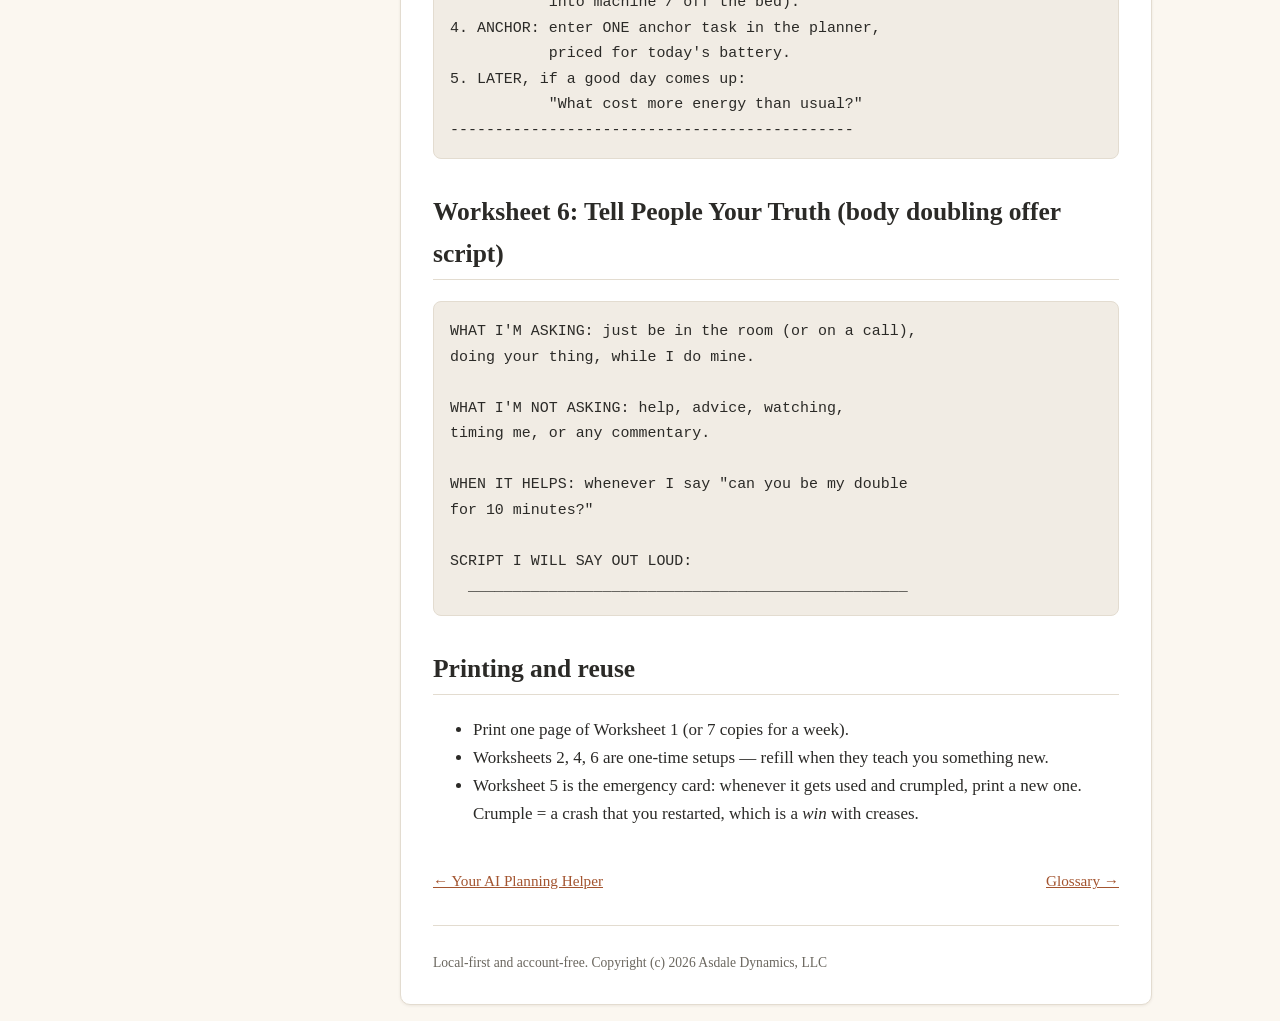
<file: site/07-worksheets.html>
<!DOCTYPE html>
<html lang="en">
<head>
<meta charset="utf-8">
<meta name="viewport" content="width=device-width, initial-scale=1">
<title>Worksheets — The Gentle Productivity Manual</title>
<meta name="author" content="Asdale Dynamics, LLC">
<link rel="stylesheet" href="style.css">
</head>
<body>
<header class="site-header">
  <p class="brand"><a href="index.html">The Gentle Productivity Manual</a></p>
  <p class="tagline">Working with low energy — an ADHD-friendly manual</p>
</header>
<div class="layout">
  <nav class="sidebar" aria-label="Chapters">
    <h2>Chapters</h2>
    <ol>
      <li><a href="00-introduction.html">Introduction: Working With the Energy You Actually Have</a></li>
      <li><a href="01-energy-accounting.html">Energy Accounting</a></li>
      <li><a href="02-task-slicing.html">Task Slicing</a></li>
      <li><a href="03-body-doubling.html">Body Doubling</a></li>
      <li><a href="04-guilt-free-rest.html">Guilt-Free Rest</a></li>
      <li><a href="05-timers-without-shame.html">Timers Without Shame</a></li>
      <li><a href="06-restart-rituals.html">Restart Rituals After Crashes</a></li>
      <li><a href="07-ai-planning-helper.html">Your AI Planning Helper</a></li>
      <li><a href="07-worksheets.html">Worksheets</a></li>
      <li><a href="08-glossary.html">Glossary</a></li>
    </ol>
  </nav>
  <main>
<h1 id="worksheets">Worksheets</h1>
<p>Print these or copy them into a notebook. Fill-in regions are shown with underscores or checkbox rows. No accounts, no network, no cost, ever.</p>
<p>Worksheets pair with chapters: Energy Ledger with <a href="01-energy-accounting.html">Energy Accounting</a>, slices with <a href="02-task-slicing.html">Task Slicing</a>, and so on.</p>
<h2 id="worksheet-1-the-daily-energy-ledger">Worksheet 1: The Daily Energy Ledger</h2>
<p>One per day. Copy this block into a notebook, or print a page of blanks.</p>
<pre><code>DATE: ____ / ____ / ______     BATTERY TODAY: ____ %

TOLL LIST (costs more energy than its minutes suggest):
  1. ________________________________
  2. ________________________________

TODAY'S PLAN (keep total under ~80% of battery):
  ANCHOR TASK (one thing that makes today a win):
    ______________________________________________
  SLICES (1-3, pre-sliced when possible):
    1. ____________________________________________
    2. ____________________________________________
  REST SLOT (time + chosen rest):
    ____:____   ____________________________________

ACTUALS (fill at night, one line each, no commentary):
  anchor done?  [ ] yes  [ ] 2-min version  [ ] parked
  slices done?  [ ] yes  [ ] 2-min versions  [ ] parked
  rest happened? [ ] yes  [ ] kind of  [ ] no
  One word for the day: ____________</code></pre>
<h2 id="worksheet-2-task-slicing-sheet">Worksheet 2: Task Slicing Sheet</h2>
<p>For any chore that keeps not happening. Best filled in on an <em>average</em> day, before the chore day arrives.</p>
<pre><code>CHORE: _______________________________________________

IF A BRAIN SAID "I'LL NEVER GET ALL THIS DONE", IT WOULD BE LOOKING AT:
  (dump the mental version on paper, messy is fine)
  _______________________________________________________
  _______________________________________________________
  _______________________________________________________

NOW SLICE (each slice: 2-10 min, no decisions, visible finish):
  1. _________________________________________________
  2. _________________________________________________
  3. _________________________________________________
  4. _________________________________________________
  5. _________________________________________________

SLICE 1 only:
  2-minute version: ___________________________________
  Where do you start standing? ________________________

FIRST-SLICE-ONLY AGREEMENT (read on chore day):
  "I will do slice 1. After slice 1, I may stop, with full
   credit for a successful day."  Sign: ________________</code></pre>
<h2 id="worksheet-3-price-list-personal-energy-prices">Worksheet 3: Price List (personal energy prices)</h2>
<p>One week of guessing. Numbers 1–10, per task. No analysis.</p>
<pre><code>TASK                        MON TUE WED THU FRI SAT SUN
dishes (20 min)             ___ ___ ___ ___ ___ ___ ___
laundry load                ___ ___ ___ ___ ___ ___ ___
mail sorting (10 min)       ___ ___ ___ ___ ___ ___ ___
email                       ___ ___ ___ ___ ___ ___ ___
phone call                  ___ ___ ___ ___ ___ ___ ___
[your own task]             ___ ___ ___ ___ ___ ___ ___
[your own task]             ___ ___ ___ ___ ___ ___ ___

HIGH-COST (week total &gt;= 30): ________________________
LOW-COST  (week total &lt;= 10): ________________________</code></pre>
<p>High-cost tasks become the first thing to delegate, slice down, or replace with a 2-minute version. Low-cost tasks are your "free wins" — bank them for streak days.</p>
<h2 id="worksheet-4-rest-menu-personal">Worksheet 4: Rest Menu (personal)</h2>
<p>Fill once, alive with the rest that actually works for you. Subtle rule: anything on your list must pass the "afterwards feels different" test from <a href="04-guilt-free-rest.html">Guilt-Free Rest</a>.</p>
<pre><code>MY RESTS THAT ACTUALLY RESTORE ME:

AT 15% BATTERY (20 min, z in the dark):
  1. _________________________________________________
  2. _________________________________________________

AT 40% BATTERY (20-40 min, can leave the house):
  1. _________________________________________________
  2. _________________________________________________

AT 60% BATTERY (longer, bigger):
  1. _________________________________________________

REST TRAPS to rename (things that feel like rest but aren't):
  1. _________________________________________________
  2. _________________________________________________</code></pre>
<h2 id="worksheet-5-the-restart-ritual-card">Worksheet 5: The Restart Ritual Card</h2>
<p><a href="06-restart-rituals.html">Full instructions in Restart Rituals</a>. Print. Cut along the line. Keep one visible.</p>
<pre><code>THE RESTART RITUAL ---------- 10 minutes ----
1. SAY:    "I crashed. That's allowed. I'm restarting."
2. AMNESTY: old list is dead, not owed.
3. RESET:  one landing action (trash bag / dishes
           into machine / off the bed).
4. ANCHOR: enter ONE anchor task in the planner,
           priced for today's battery.
5. LATER, if a good day comes up:
           "What cost more energy than usual?"
---------------------------------------------</code></pre>
<h2 id="worksheet-6-tell-people-your-truth-body-doubling-offer-script">Worksheet 6: Tell People Your Truth (body doubling offer script)</h2>
<pre><code>WHAT I'M ASKING: just be in the room (or on a call),
doing your thing, while I do mine.

WHAT I'M NOT ASKING: help, advice, watching,
timing me, or any commentary.

WHEN IT HELPS: whenever I say "can you be my double
for 10 minutes?"

SCRIPT I WILL SAY OUT LOUD:
  _________________________________________________</code></pre>
<h2 id="printing-and-reuse">Printing and reuse</h2>
<ul>
<li>Print one page of Worksheet 1 (or 7 copies for a week).</li>
<li>Worksheets 2, 4, 6 are one-time setups — refill when they teach you something new.</li>
<li>Worksheet 5 is the emergency card: whenever it gets used and crumpled, print a new one. Crumple = a crash that you restarted, which is a <em>win</em> with creases.</li>
</ul>
  <nav class="pager">
<a class="prev" href="07-ai-planning-helper.html">&larr; Your AI Planning Helper</a>
<a class="next" href="08-glossary.html">Glossary &rarr;</a>
  </nav>
  <footer>
    <p>Local-first and account-free. Copyright (c) 2026 Asdale Dynamics, LLC</p>
  </footer>
</main>
</div>
</body>
</html>
</file>
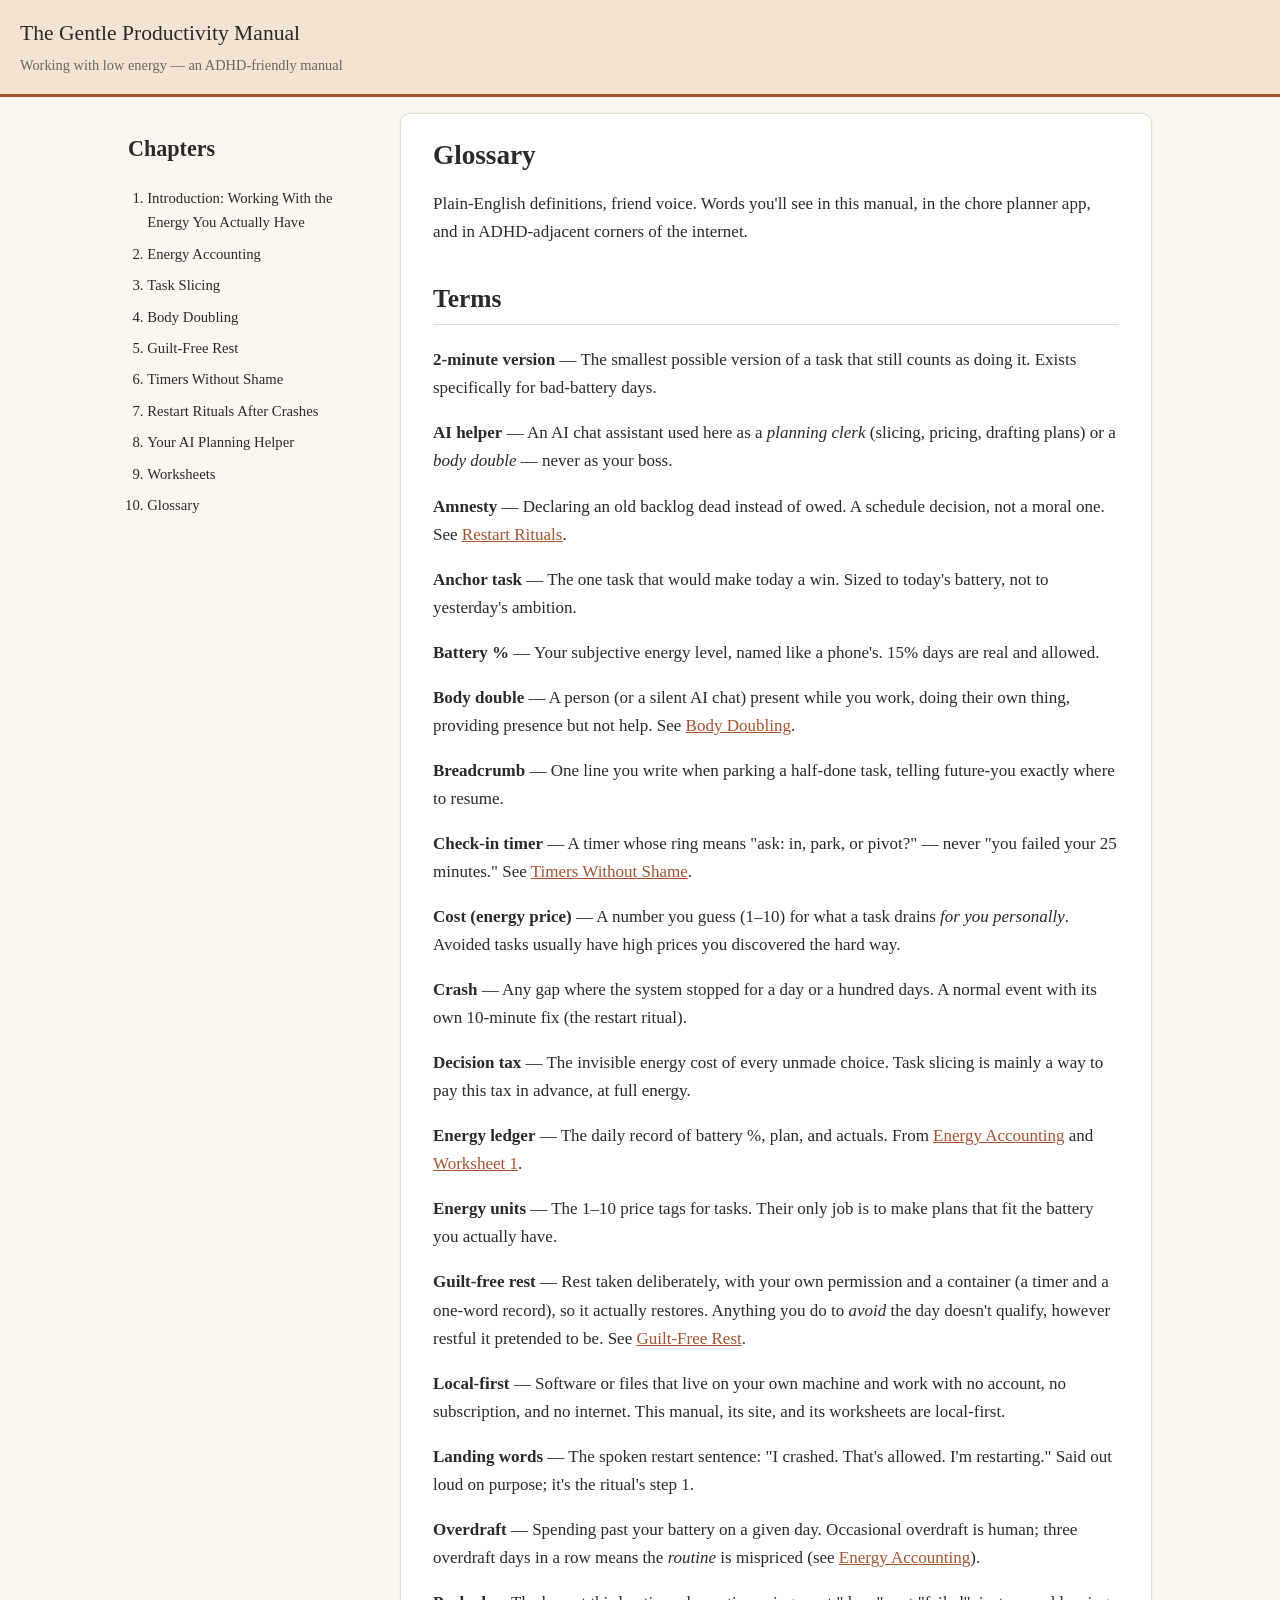
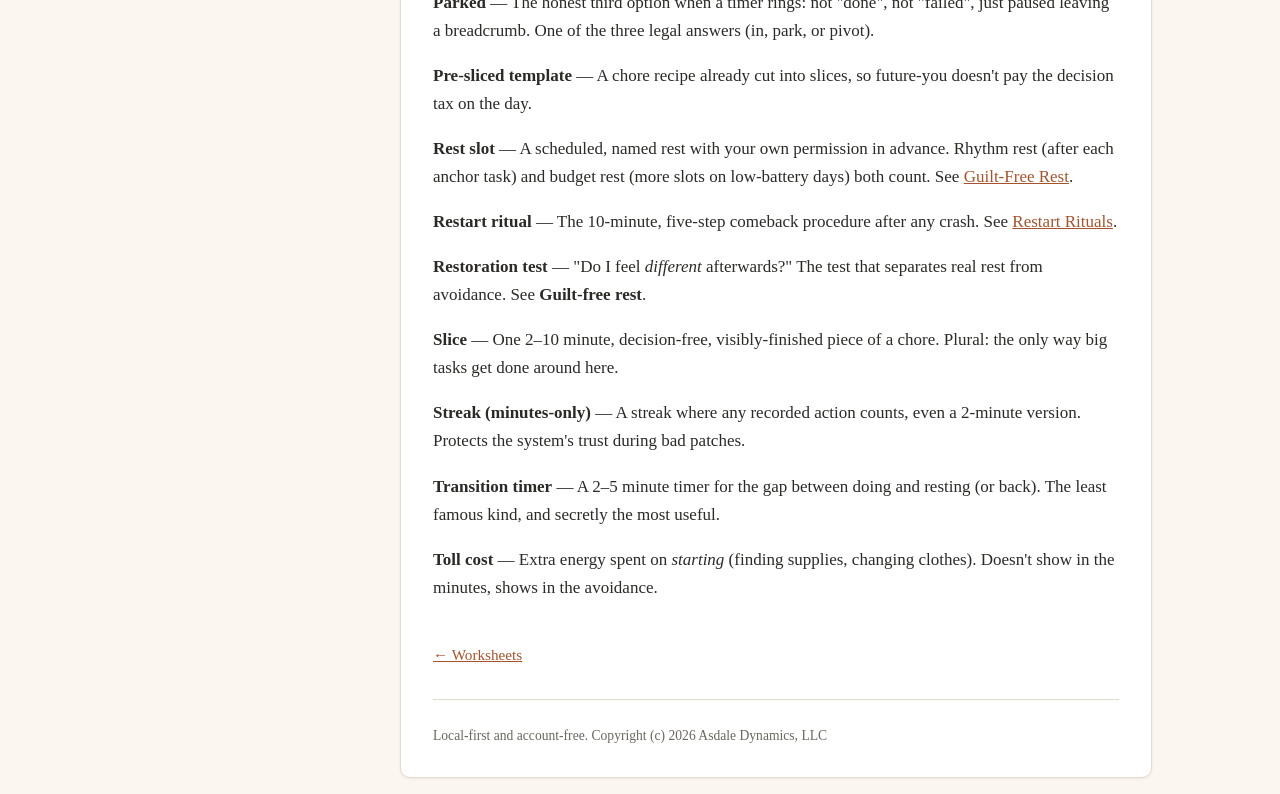
<file: site/08-glossary.html>
<!DOCTYPE html>
<html lang="en">
<head>
<meta charset="utf-8">
<meta name="viewport" content="width=device-width, initial-scale=1">
<title>Glossary — The Gentle Productivity Manual</title>
<meta name="author" content="Asdale Dynamics, LLC">
<link rel="stylesheet" href="style.css">
</head>
<body>
<header class="site-header">
  <p class="brand"><a href="index.html">The Gentle Productivity Manual</a></p>
  <p class="tagline">Working with low energy — an ADHD-friendly manual</p>
</header>
<div class="layout">
  <nav class="sidebar" aria-label="Chapters">
    <h2>Chapters</h2>
    <ol>
      <li><a href="00-introduction.html">Introduction: Working With the Energy You Actually Have</a></li>
      <li><a href="01-energy-accounting.html">Energy Accounting</a></li>
      <li><a href="02-task-slicing.html">Task Slicing</a></li>
      <li><a href="03-body-doubling.html">Body Doubling</a></li>
      <li><a href="04-guilt-free-rest.html">Guilt-Free Rest</a></li>
      <li><a href="05-timers-without-shame.html">Timers Without Shame</a></li>
      <li><a href="06-restart-rituals.html">Restart Rituals After Crashes</a></li>
      <li><a href="07-ai-planning-helper.html">Your AI Planning Helper</a></li>
      <li><a href="07-worksheets.html">Worksheets</a></li>
      <li><a href="08-glossary.html">Glossary</a></li>
    </ol>
  </nav>
  <main>
<h1 id="glossary">Glossary</h1>
<p>Plain-English definitions, friend voice. Words you'll see in this manual, in the chore planner app, and in ADHD-adjacent corners of the internet.</p>
<h2 id="terms">Terms</h2>
<p><strong>2-minute version</strong> — The smallest possible version of a task that still counts as doing it. Exists specifically for bad-battery days.</p>
<p><strong>AI helper</strong> — An AI chat assistant used here as a <em>planning clerk</em> (slicing, pricing, drafting plans) or a <em>body double</em> — never as your boss.</p>
<p><strong>Amnesty</strong> — Declaring an old backlog dead instead of owed. A schedule decision, not a moral one. See <a href="06-restart-rituals.html">Restart Rituals</a>.</p>
<p><strong>Anchor task</strong> — The one task that would make today a win. Sized to today's battery, not to yesterday's ambition.</p>
<p><strong>Battery %</strong> — Your subjective energy level, named like a phone's. 15% days are real and allowed.</p>
<p><strong>Body double</strong> — A person (or a silent AI chat) present while you work, doing their own thing, providing presence but not help. See <a href="03-body-doubling.html">Body Doubling</a>.</p>
<p><strong>Breadcrumb</strong> — One line you write when parking a half-done task, telling future-you exactly where to resume.</p>
<p><strong>Check-in timer</strong> — A timer whose ring means "ask: in, park, or pivot?" — never "you failed your 25 minutes." See <a href="05-timers-without-shame.html">Timers Without Shame</a>.</p>
<p><strong>Cost (energy price)</strong> — A number you guess (1–10) for what a task drains <em>for you personally</em>. Avoided tasks usually have high prices you discovered the hard way.</p>
<p><strong>Crash</strong> — Any gap where the system stopped for a day or a hundred days. A normal event with its own 10-minute fix (the restart ritual).</p>
<p><strong>Decision tax</strong> — The invisible energy cost of every unmade choice. Task slicing is mainly a way to pay this tax in advance, at full energy.</p>
<p><strong>Energy ledger</strong> — The daily record of battery %, plan, and actuals. From <a href="01-energy-accounting.html">Energy Accounting</a> and <a href="07-worksheets.html#worksheet-1-the-daily-energy-ledger">Worksheet 1</a>.</p>
<p><strong>Energy units</strong> — The 1–10 price tags for tasks. Their only job is to make plans that fit the battery you actually have.</p>
<p><strong>Guilt-free rest</strong> — Rest taken deliberately, with your own permission and a container (a timer and a one-word record), so it actually restores. Anything you do to <em>avoid</em> the day doesn't qualify, however restful it pretended to be. See <a href="04-guilt-free-rest.html">Guilt-Free Rest</a>.</p>
<p><strong>Local-first</strong> — Software or files that live on your own machine and work with no account, no subscription, and no internet. This manual, its site, and its worksheets are local-first.</p>
<p><strong>Landing words</strong> — The spoken restart sentence: "I crashed. That's allowed. I'm restarting." Said out loud on purpose; it's the ritual's step 1.</p>
<p><strong>Overdraft</strong> — Spending past your battery on a given day. Occasional overdraft is human; three overdraft days in a row means the <em>routine</em> is mispriced (see <a href="01-energy-accounting.html">Energy Accounting</a>).</p>
<p><strong>Parked</strong> — The honest third option when a timer rings: not "done", not "failed", just paused leaving a breadcrumb. One of the three legal answers (in, park, or pivot).</p>
<p><strong>Pre-sliced template</strong> — A chore recipe already cut into slices, so future-you doesn't pay the decision tax on the day.</p>
<p><strong>Rest slot</strong> — A scheduled, named rest with your own permission in advance. Rhythm rest (after each anchor task) and budget rest (more slots on low-battery days) both count. See <a href="04-guilt-free-rest.html">Guilt-Free Rest</a>.</p>
<p><strong>Restart ritual</strong> — The 10-minute, five-step comeback procedure after any crash. See <a href="06-restart-rituals.html">Restart Rituals</a>.</p>
<p><strong>Restoration test</strong> — "Do I feel <em>different</em> afterwards?" The test that separates real rest from avoidance. See <strong>Guilt-free rest</strong>.</p>
<p><strong>Slice</strong> — One 2–10 minute, decision-free, visibly-finished piece of a chore. Plural: the only way big tasks get done around here.</p>
<p><strong>Streak (minutes-only)</strong> — A streak where any recorded action counts, even a 2-minute version. Protects the system's trust during bad patches.</p>
<p><strong>Transition timer</strong> — A 2–5 minute timer for the gap between doing and resting (or back). The least famous kind, and secretly the most useful.</p>
<p><strong>Toll cost</strong> — Extra energy spent on <em>starting</em> (finding supplies, changing clothes). Doesn't show in the minutes, shows in the avoidance.</p>
  <nav class="pager">
<a class="prev" href="07-worksheets.html">&larr; Worksheets</a>
  </nav>
  <footer>
    <p>Local-first and account-free. Copyright (c) 2026 Asdale Dynamics, LLC</p>
  </footer>
</main>
</div>
</body>
</html>
</file>
<file: site/style.css>
/* The Gentle Productivity Manual — local-first stylesheet (no external fonts,
   no tracking, no network anything). Warm, high-contrast, night-friendly. */

:root {
  --bg: #fbf7f0;
  --ink: #2b2a27;
  --soft: #6b675f;
  --accent: #a3542f;
  --accent-soft: #f3e3d3;
  --line: #e3dcd0;
  --card: #ffffff;
  --code-bg: #f1ece4;
}

@media (prefers-color-scheme: dark) {
  :root {
    --bg: #211f1c;
    --ink: #ece7de;
    --soft: #a8a29a;
    --accent: #d98c5f;
    --accent-soft: #3a2e24;
    --line: #3b3833;
    --card: #2a2723;
    --code-bg: #191713;
  }
}

* { box-sizing: border-box; }

body {
  margin: 0;
  background: var(--bg);
  color: var(--ink);
  font: 17px/1.65 Georgia, "Times New Roman", serif;
}

.site-header {
  border-bottom: 3px solid var(--accent);
  padding: 1rem 1.25rem;
  background: var(--accent-soft);
}

.site-header .brand {
  margin: 0;
  font-size: 1.35rem;
  font-family: Georgia, serif;
}

.site-header .brand a { color: inherit; text-decoration: none; }
.site-header .tagline { margin: 0.15rem 0 0; color: var(--soft); font-size: 0.9rem; }

.layout {
  display: flex;
  align-items: flex-start;
  max-width: 66rem;
  margin: 0 auto;
  padding: 1rem;
  gap: 1.5rem;
}

.sidebar {
  width: 15.5rem;
  flex-shrink: 0;
  position: sticky;
  top: 1rem;
  font-size: 0.92rem;
}

.sidebar h2,
main h2 { font-family: Georgia, serif; }

.sidebar ol { margin: 0; padding-left: 1.2rem; }
.sidebar li { margin: 0.45rem 0; }
.sidebar a { color: var(--ink); text-decoration: none; }
.sidebar a:hover { color: var(--accent); text-decoration: underline; }

main {
  flex: 1;
  min-width: 0;
  background: var(--card);
  border: 1px solid var(--line);
  border-radius: 10px;
  padding: 1.5rem 2rem 1rem;
  box-shadow: 0 1px 3px rgba(60, 40, 10, 0.08);
}

main > h1 { font-size: 1.7rem; line-height: 1.25; margin-top: 0; }
main > h2 { margin-top: 2rem; border-bottom: 1px solid var(--line); padding-bottom: 0.25rem; }
main h3 { margin-top: 1.6rem; }

a { color: var(--accent); }

table {
  border-collapse: collapse;
  width: 100%;
  margin: 1rem 0;
  font-size: 0.95rem;
}

th, td {
  border: 1px solid var(--line);
  padding: 0.45rem 0.6rem;
  text-align: left;
  vertical-align: top;
}

th { background: var(--accent-soft); }

code {
  background: var(--code-bg);
  border-radius: 4px;
  padding: 0.1rem 0.35rem;
  font-family: "SFMono-Regular", Consolas, "Liberation Mono", monospace;
  font-size: 0.88em;
}

pre {
  background: var(--code-bg);
  border: 1px solid var(--line);
  border-radius: 8px;
  padding: 1rem;
  overflow-x: auto;
  line-height: 1.5;
}

pre code { background: none; padding: 0; }

blockquote {
  border-left: 4px solid var(--accent);
  margin: 1rem 0;
  padding: 0.35rem 1rem;
  background: var(--accent-soft);
  border-radius: 0 8px 8px 0;
}

blockquote p { margin: 0; }

.pager {
  display: flex;
  justify-content: space-between;
  gap: 1rem;
  margin-top: 2.5rem;
  font-size: 0.95rem;
}

.pager .next { margin-left: auto; text-align: right; }

footer {
  border-top: 1px solid var(--line);
  margin-top: 2rem;
  padding-top: 0.75rem;
  color: var(--soft);
  font-size: 0.85rem;
}

@media (max-width: 760px) {
  .layout { flex-direction: column; }
  .sidebar { position: static; width: auto; }
  main { padding: 1.25rem; }
}

/* Worksheets and print: keep code blocks unbroken, hide chrome. */
@media print {
  body { background: #fff; color: #111; }
  .layout { max-width: none; display: block; }
  .sidebar, .pager, footer, .site-header .tagline { display: none; }
  main { border: none; box-shadow: none; padding: 0; }
  pre { border: none; background: #fff; page-break-inside: avoid; }
}
</file>
